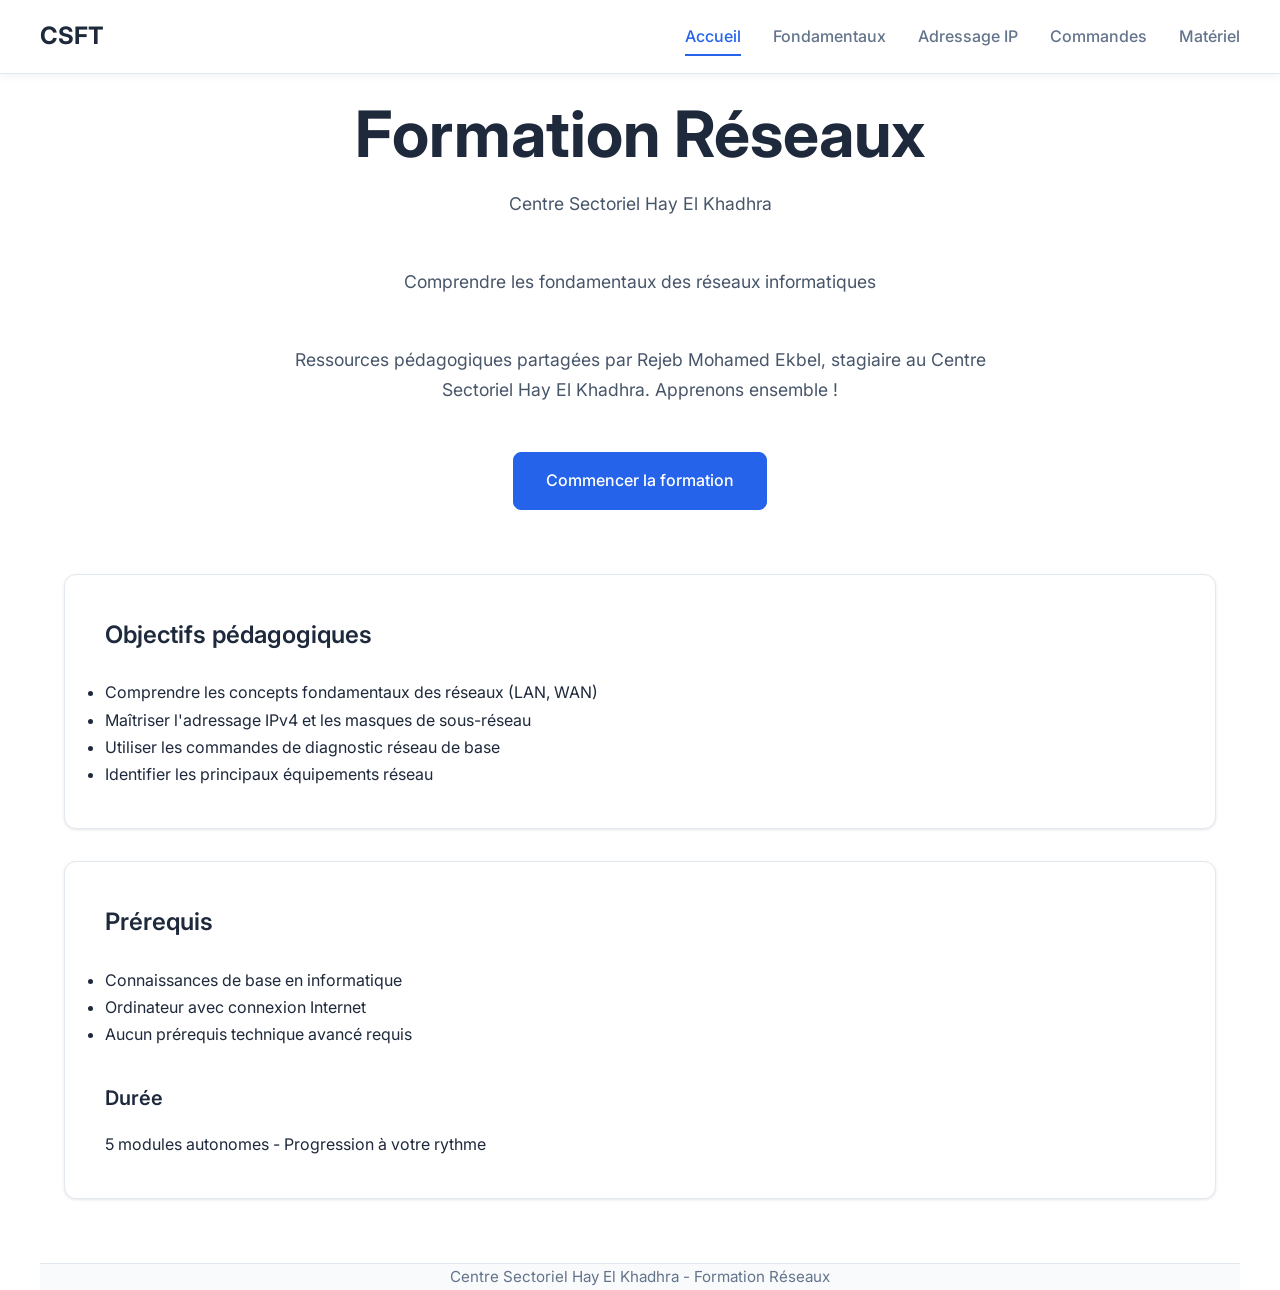
<file: index.html>
<!DOCTYPE html>
<html lang="fr">
<head>
    <meta charset="UTF-8">
    <meta name="viewport" content="width=device-width, initial-scale=1.0">
    <title>Formation Réseaux - Centre Sectoriel Hay El Khadhra</title>
    <link rel="stylesheet" href="pro-style.css">
</head>
<body>
    <header>
        <nav class="container nav-container">
            <a href="index.html" class="logo">CSFT</a>
            <ul class="nav-links" id="navLinks">
                <li><a href="index.html" class="active">Accueil</a></li>
                <li><a href="fondamentaux.html">Fondamentaux</a></li>
                <li><a href="adressage.html">Adressage IP</a></li>
                <li><a href="commandes.html">Commandes</a></li>
                <li><a href="materiel.html">Matériel</a></li>
            </ul>
            <div class="hamburger" id="hamburger">
                <span></span>
                <span></span>
                <span></span>
            </div>
        </nav>
    </header>

    <main class="container">
        <section class="hero">
            <h1>Formation Réseaux</h1>
            <p class="hero-subtitle">Centre Sectoriel Hay El Khadhra</p>
            <p class="hero-subtitle">Comprendre les fondamentaux des réseaux informatiques</p>
            
<p>Ressources pédagogiques partagées par Rejeb Mohamed Ekbel, stagiaire au Centre Sectoriel Hay El Khadhra. Apprenons ensemble !</p>
            
            <a href="fondamentaux.html" class="btn">Commencer la formation</a>
        </section>

        <div class="section-grid">
            <div class="card">
                <h2>Objectifs pédagogiques</h2>
                <ul>
                    <li>Comprendre les concepts fondamentaux des réseaux (LAN, WAN)</li>
                    <li>Maîtriser l'adressage IPv4 et les masques de sous-réseau</li>
                    <li>Utiliser les commandes de diagnostic réseau de base</li>
                    <li>Identifier les principaux équipements réseau</li>
                </ul>
            </div>

            <div class="card">
                <h2>Prérequis</h2>
                <ul>
                    <li>Connaissances de base en informatique</li>
                    <li>Ordinateur avec connexion Internet</li>
                    <li>Aucun prérequis technique avancé requis</li>
                </ul>
                
                <h3>Durée</h3>
                <p>5 modules autonomes - Progression à votre rythme</p>
            </div>
        </div>
    </main>

    <footer class="container">
        <p>Centre Sectoriel Hay El Khadhra - Formation Réseaux</p>
    </footer>

    <script>
        const hamburger = document.getElementById('hamburger');
        const navLinks = document.getElementById('navLinks');

        hamburger.addEventListener('click', () => {
            navLinks.classList.toggle('active');
        });

        document.querySelectorAll('.nav-links a').forEach(link => {
            link.addEventListener('click', () => {
                navLinks.classList.remove('active');
                document.querySelector('.nav-links a.active')?.classList.remove('active');
                link.classList.add('active');
            });
        });
    </script>
</body>
</html>
</file>
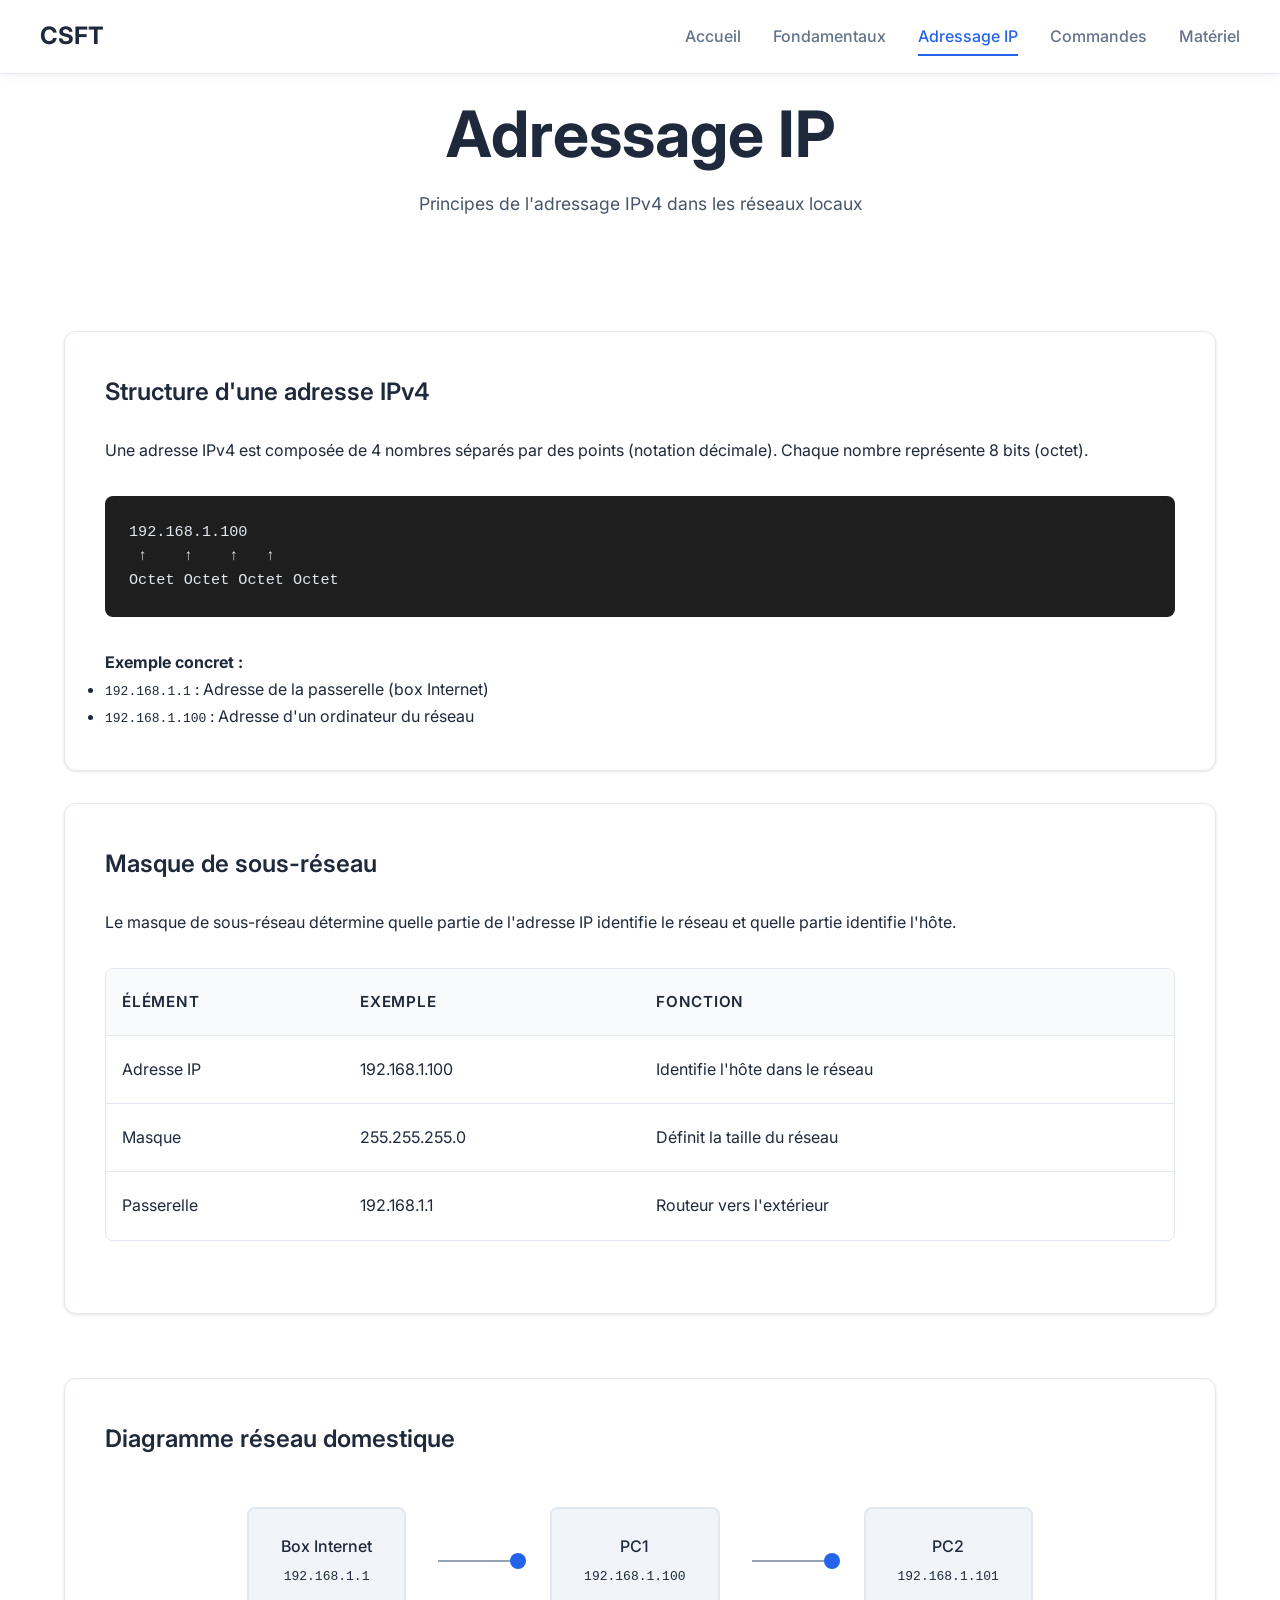
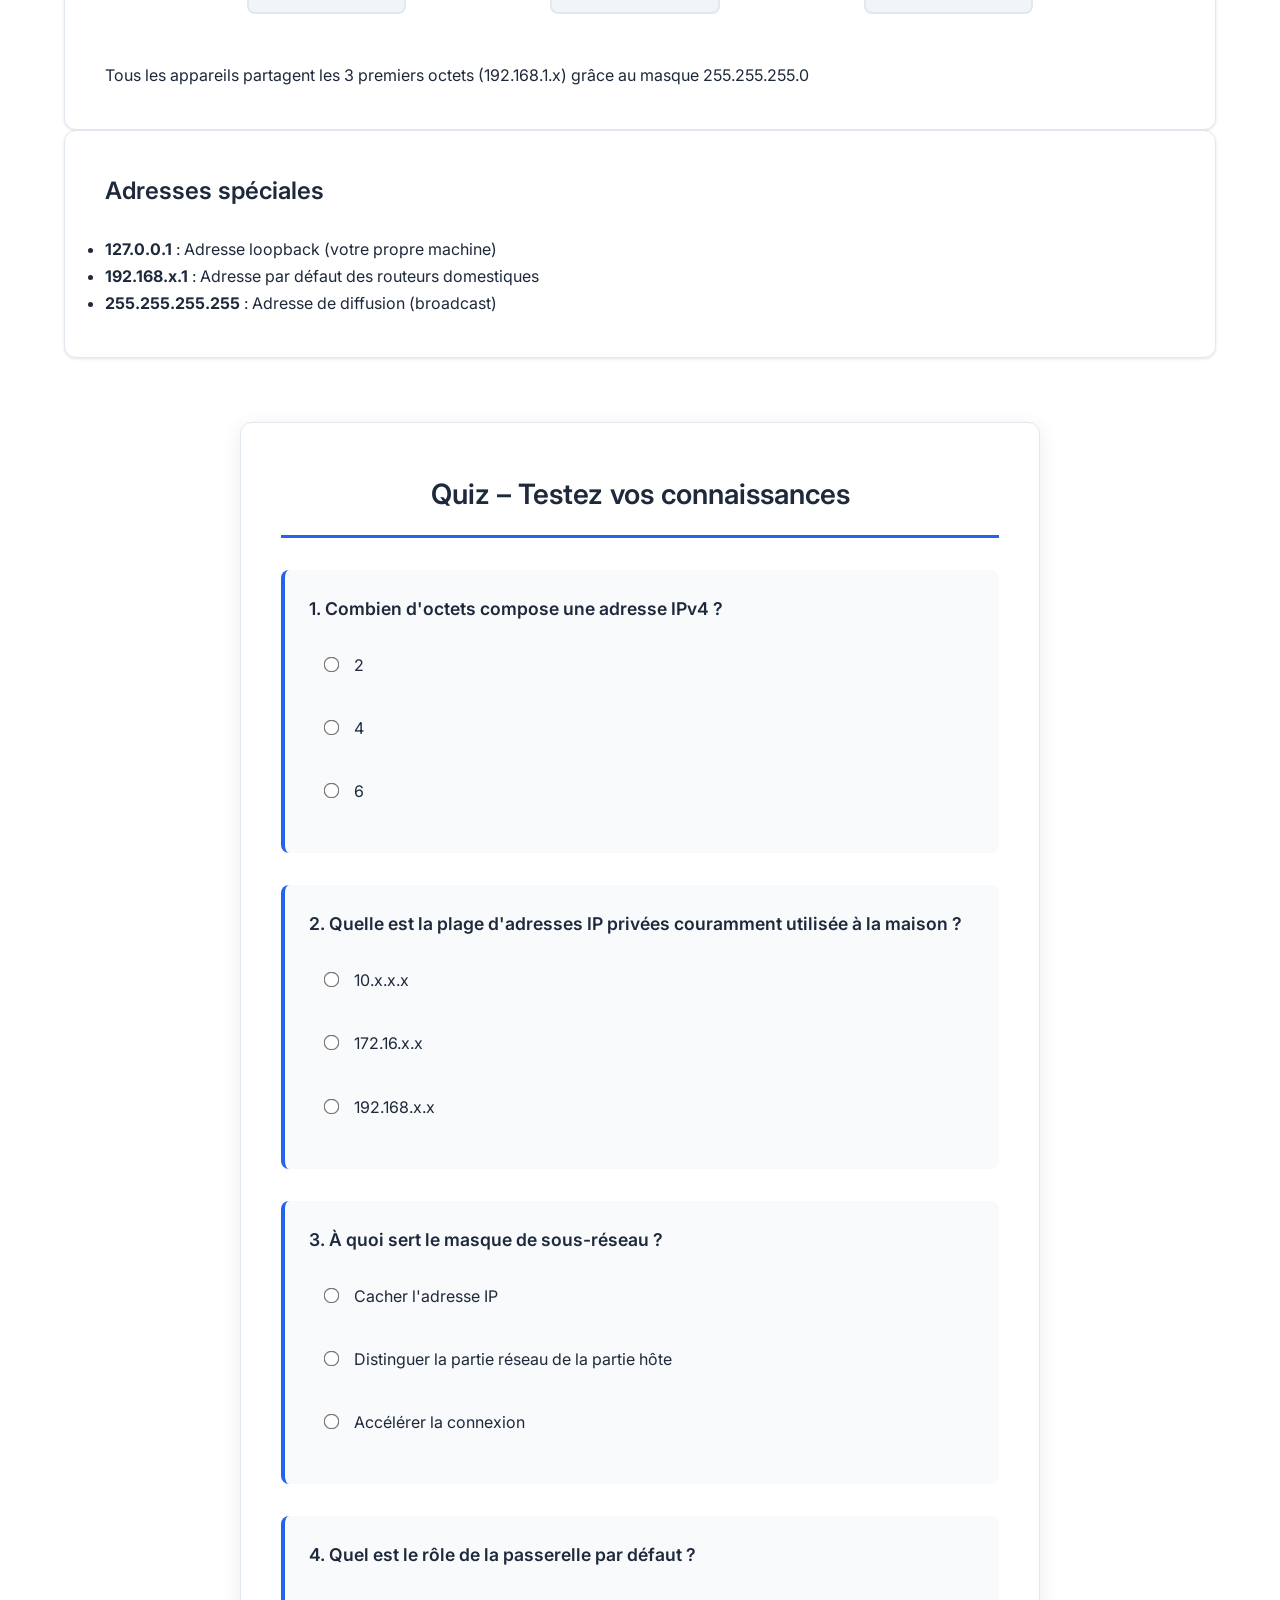
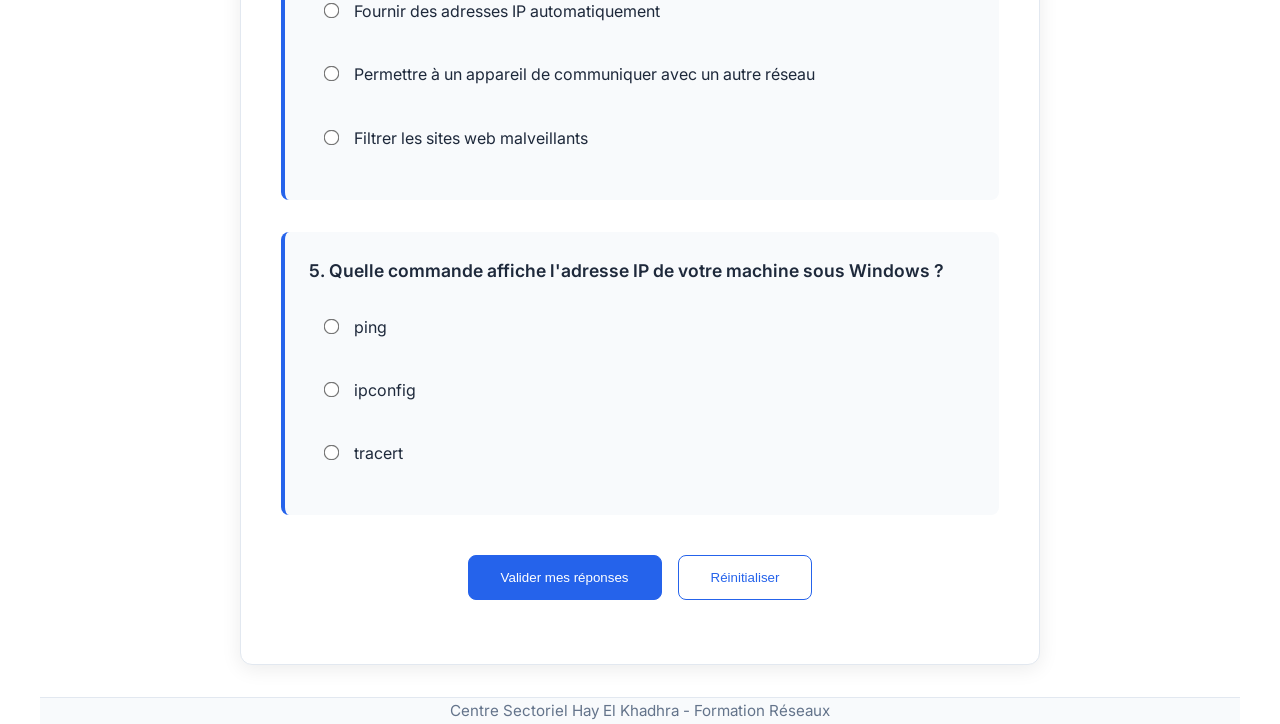
<file: adressage.html>
<!DOCTYPE html>
<html lang="fr">
<head>
    <meta charset="UTF-8">
    <meta name="viewport" content="width=device-width, initial-scale=1.0">
    <title>Adressage IP - Centre Hay El Khadhra</title>
    <link rel="stylesheet" href="pro-style.css">
</head>
<body>
    <header>
        <nav class="container nav-container">
            <a href="index.html" class="logo">CSFT</a>
            <ul class="nav-links" id="navLinks">
                <li><a href="index.html">Accueil</a></li>
                <li><a href="fondamentaux.html">Fondamentaux</a></li>
                <li><a href="adressage.html" class="active">Adressage IP</a></li>
                <li><a href="commandes.html">Commandes</a></li>
                <li><a href="materiel.html">Matériel</a></li>
            </ul>
            <div class="hamburger" id="hamburger">
                <span></span>
                <span></span>
                <span></span>
            </div>
        </nav>
    </header>

    <main class="container">
        <section class="hero">
            <h1>Adressage IP</h1>
            <p>Principes de l'adressage IPv4 dans les réseaux locaux</p>
        </section>

        <div class="section-grid">
            <div class="card">
                <h2>Structure d'une adresse IPv4</h2>
                <p>Une adresse IPv4 est composée de 4 nombres séparés par des points (notation décimale). Chaque nombre représente 8 bits (octet).</p>
                
                <pre class="code-block">192.168.1.100
 ↑    ↑    ↑   ↑
Octet Octet Octet Octet</pre>

                <p><strong>Exemple concret :</strong></p>
                <ul>
                    <li><code>192.168.1.1</code> : Adresse de la passerelle (box Internet)</li>
                    <li><code>192.168.1.100</code> : Adresse d'un ordinateur du réseau</li>
                </ul>
            </div>

            <div class="card">
                <h2>Masque de sous-réseau</h2>
                <p>Le masque de sous-réseau détermine quelle partie de l'adresse IP identifie le réseau et quelle partie identifie l'hôte.</p>
                
                <div class="table-container">
                    <table>
                        <thead>
                            <tr>
                                <th>Élément</th>
                                <th>Exemple</th>
                                <th>Fonction</th>
                            </tr>
                        </thead>
                        <tbody>
                            <tr>
                                <td>Adresse IP</td>
                                <td>192.168.1.100</td>
                                <td>Identifie l'hôte dans le réseau</td>
                            </tr>
                            <tr>
                                <td>Masque</td>
                                <td>255.255.255.0</td>
                                <td>Définit la taille du réseau</td>
                            </tr>
                            <tr>
                                <td>Passerelle</td>
                                <td>192.168.1.1</td>
                                <td>Routeur vers l'extérieur</td>
                            </tr>
                        </tbody>
                    </table>
                </div>
            </div>
        </div>

        <div class="card">
            <h2>Diagramme réseau domestique</h2>
            <div class="diagram">
                <div class="device">Box Internet<br><code>192.168.1.1</code></div>
                <div class="connection"></div>
                <div class="device">PC1<br><code>192.168.1.100</code></div>
                <div class="connection"></div>
                <div class="device">PC2<br><code>192.168.1.101</code></div>
            </div>
            <p>Tous les appareils partagent les 3 premiers octets (192.168.1.x) grâce au masque 255.255.255.0</p>
        </div>

        <div class="section-grid">
            <div class="card">
                <h2>Adresses spéciales</h2>
                <ul>
                    <li><strong>127.0.0.1</strong> : Adresse loopback (votre propre machine)</li>
                    <li><strong>192.168.x.1</strong> : Adresse par défaut des routeurs domestiques</li>
                    <li><strong>255.255.255.255</strong> : Adresse de diffusion (broadcast)</li>
                </ul>
            </div>
        </div>

        <div class="quiz-section">
            <h2>Quiz – Testez vos connaissances</h2>
            <form id="quizForm">
                <div class="quiz-question">
                    <p>1. Combien d'octets compose une adresse IPv4 ?</p>
                    <label><input type="radio" name="q1" value="a"> 2</label>
                    <label><input type="radio" name="q1" value="b"> 4</label>
                    <label><input type="radio" name="q1" value="c"> 6</label>
                </div>
                <div class="quiz-question">
                    <p>2. Quelle est la plage d'adresses IP privées couramment utilisée à la maison ?</p>
                    <label><input type="radio" name="q2" value="a"> 10.x.x.x</label>
                    <label><input type="radio" name="q2" value="b"> 172.16.x.x</label>
                    <label><input type="radio" name="q2" value="c"> 192.168.x.x</label>
                </div>
                <div class="quiz-question">
                    <p>3. À quoi sert le masque de sous-réseau ?</p>
                    <label><input type="radio" name="q3" value="a"> Cacher l'adresse IP</label>
                    <label><input type="radio" name="q3" value="b"> Distinguer la partie réseau de la partie hôte</label>
                    <label><input type="radio" name="q3" value="c"> Accélérer la connexion</label>
                </div>
                <div class="quiz-question">
                    <p>4. Quel est le rôle de la passerelle par défaut ?</p>
                    <label><input type="radio" name="q4" value="a"> Fournir des adresses IP automatiquement</label>
                    <label><input type="radio" name="q4" value="b"> Permettre à un appareil de communiquer avec un autre réseau</label>
                    <label><input type="radio" name="q4" value="c"> Filtrer les sites web malveillants</label>
                </div>
                <div class="quiz-question">
                    <p>5. Quelle commande affiche l'adresse IP de votre machine sous Windows ?</p>
                    <label><input type="radio" name="q5" value="a"> ping</label>
                    <label><input type="radio" name="q5" value="b"> ipconfig</label>
                    <label><input type="radio" name="q5" value="c"> tracert</label>
                </div>
            </form>
            <div class="quiz-actions">
                <button type="button" id="submitQuiz" class="btn">Valider mes réponses</button>
                <button type="button" id="resetQuiz" class="btn btn-secondary">Réinitialiser</button>
            </div>
            <div id="quizResult" class="quiz-result" style="display: none;"></div>
        </div>
    </main>

    <footer class="container">
        <p>Centre Sectoriel Hay El Khadhra - Formation Réseaux</p>
    </footer>

    <script>
        const hamburger = document.getElementById('hamburger');
        const navLinks = document.getElementById('navLinks');

        hamburger.addEventListener('click', () => {
            navLinks.classList.toggle('active');
        });

        document.querySelectorAll('.nav-links a').forEach(link => {
            link.addEventListener('click', () => {
                navLinks.classList.remove('active');
                document.querySelector('.nav-links a.active')?.classList.remove('active');
                link.classList.add('active');
            });
        });
    </script>

    <script>
        // Quiz functionality - Adressage IP
        document.addEventListener('DOMContentLoaded', function() {
            const correctAnswers = ['b', 'c', 'b', 'b', 'b'];
            const submitBtn = document.getElementById('submitQuiz');
            const resetBtn = document.getElementById('resetQuiz');
            const resultDiv = document.getElementById('quizResult');
            const form = document.getElementById('quizForm');

            if (submitBtn) {
                submitBtn.addEventListener('click', function() {
                    let score = 0;
                    const formData = new FormData(form);
                    for (let i = 1; i <= 5; i++) {
                        if (formData.get(`q${i}`) === correctAnswers[i-1]) score++;
                    }
                    const feedback = score === 5 ? 'Parfait ! 🎉' : 
                                   score >= 4 ? 'Excellent ! 👍' : 
                                   score >= 3 ? 'Bien joué ! 👏' : 'Continuez vos révisions 📚';
                    resultDiv.innerHTML = `<h3>Vous avez obtenu ${score}/5</h3><p>${feedback}</p>`;
                    resultDiv.style.display = 'block';
                    resultDiv.scrollIntoView({ behavior: 'smooth' });
                });
            }

            if (resetBtn) {
                resetBtn.addEventListener('click', function() {
                    form.reset();
                    resultDiv.style.display = 'none';
                });
            }
        });
    </script>
</body>
</html>
</file>
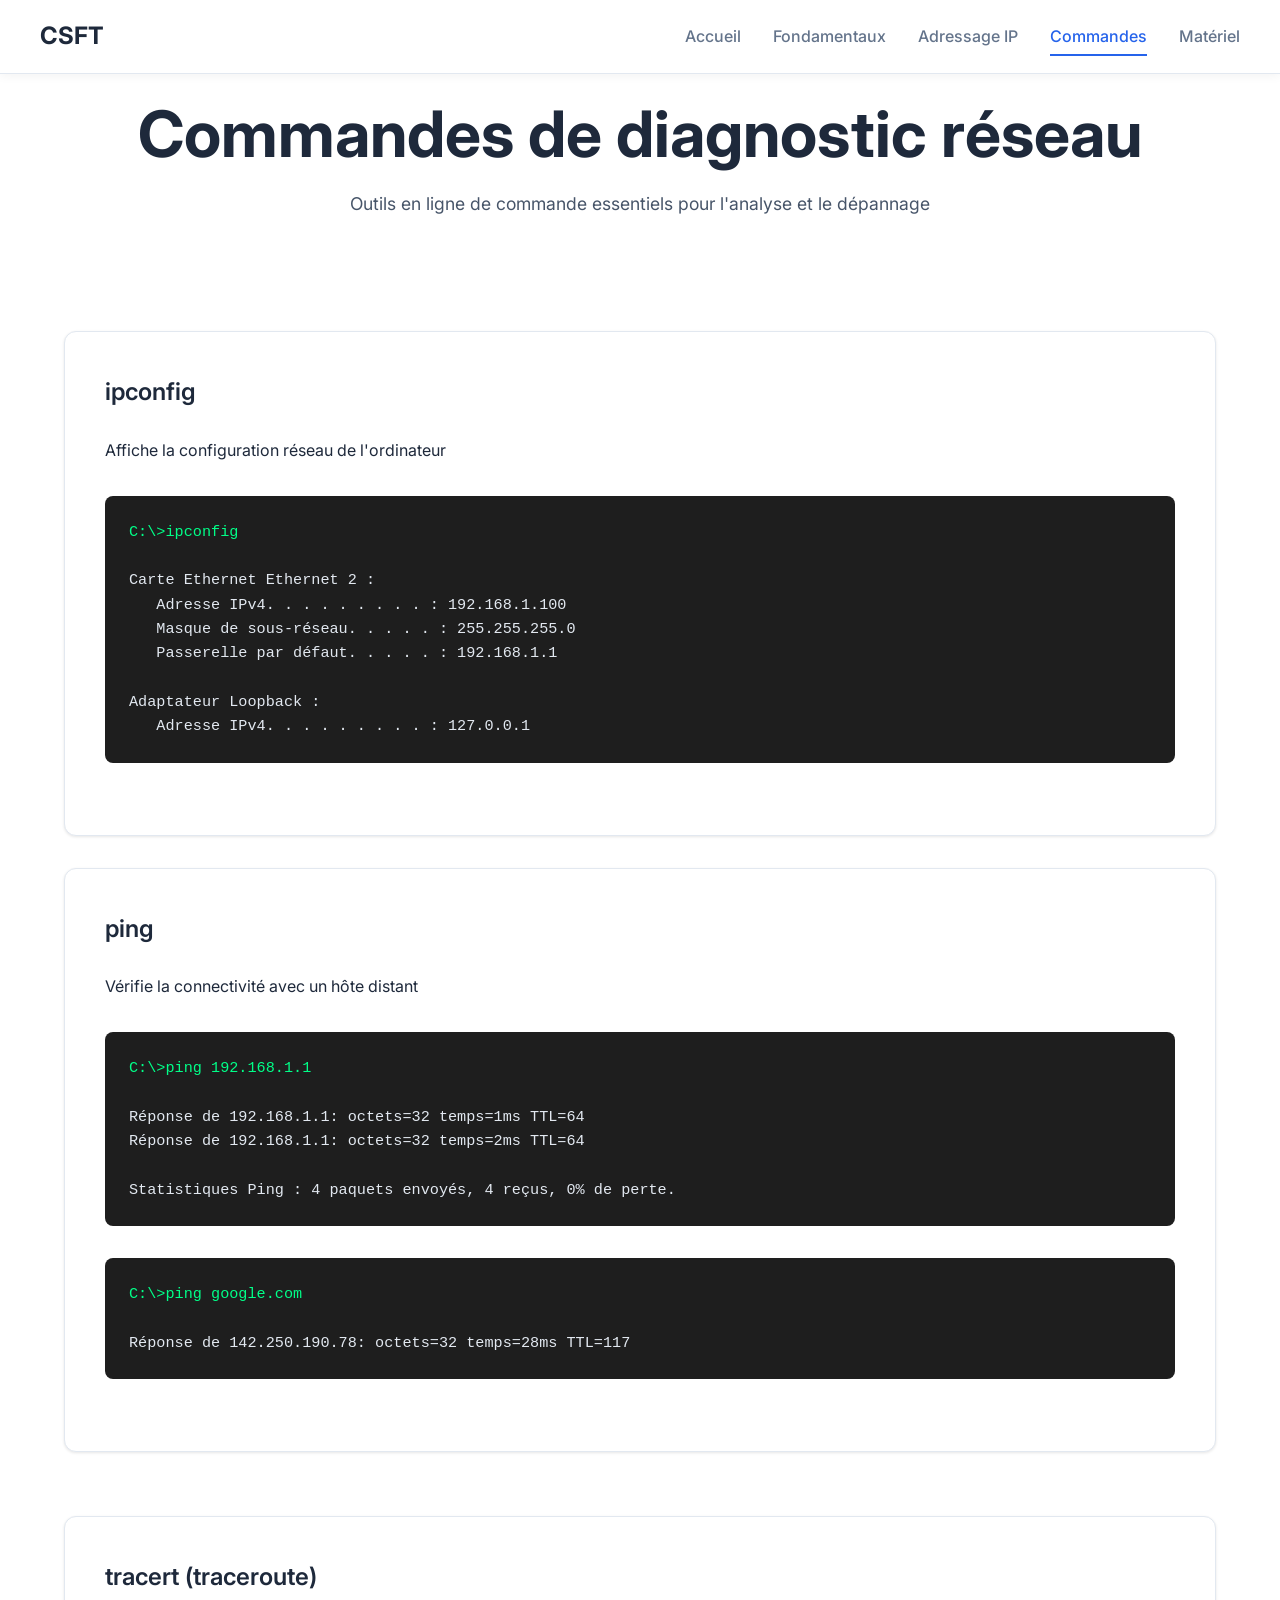
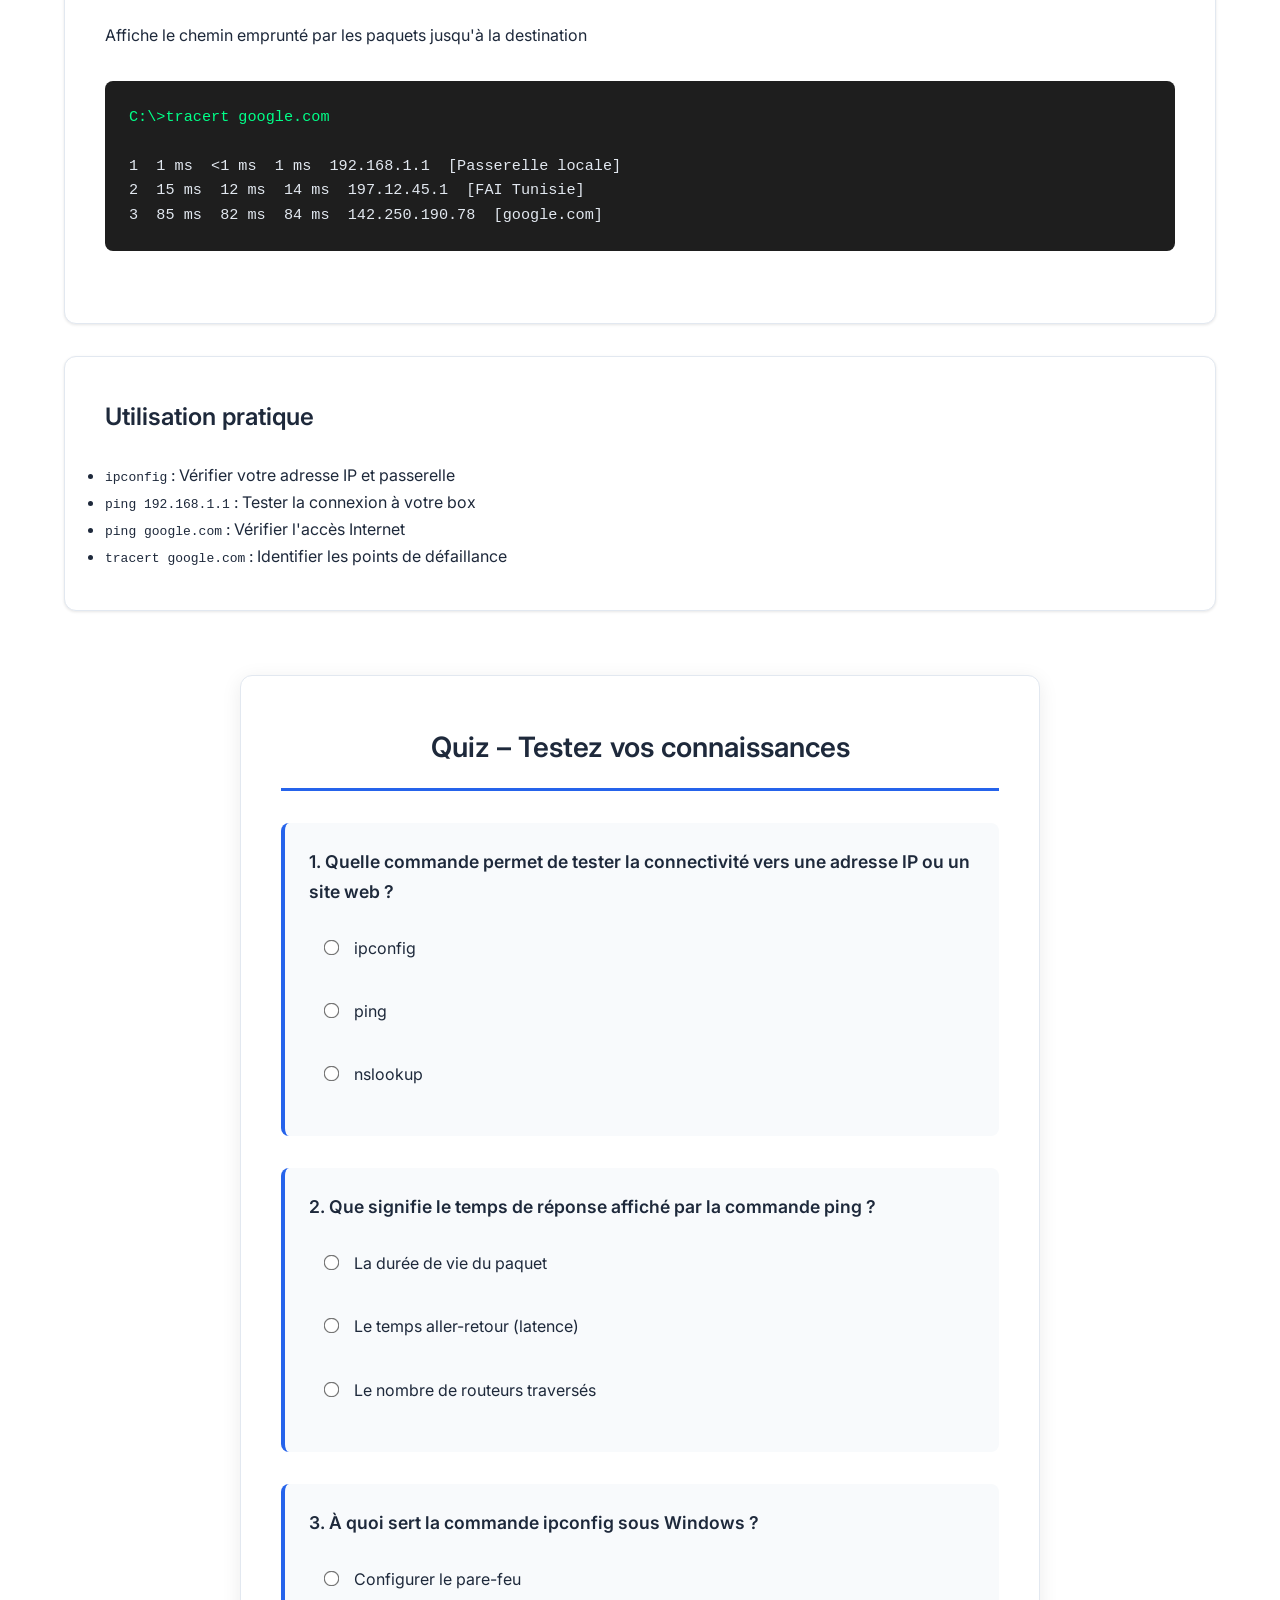
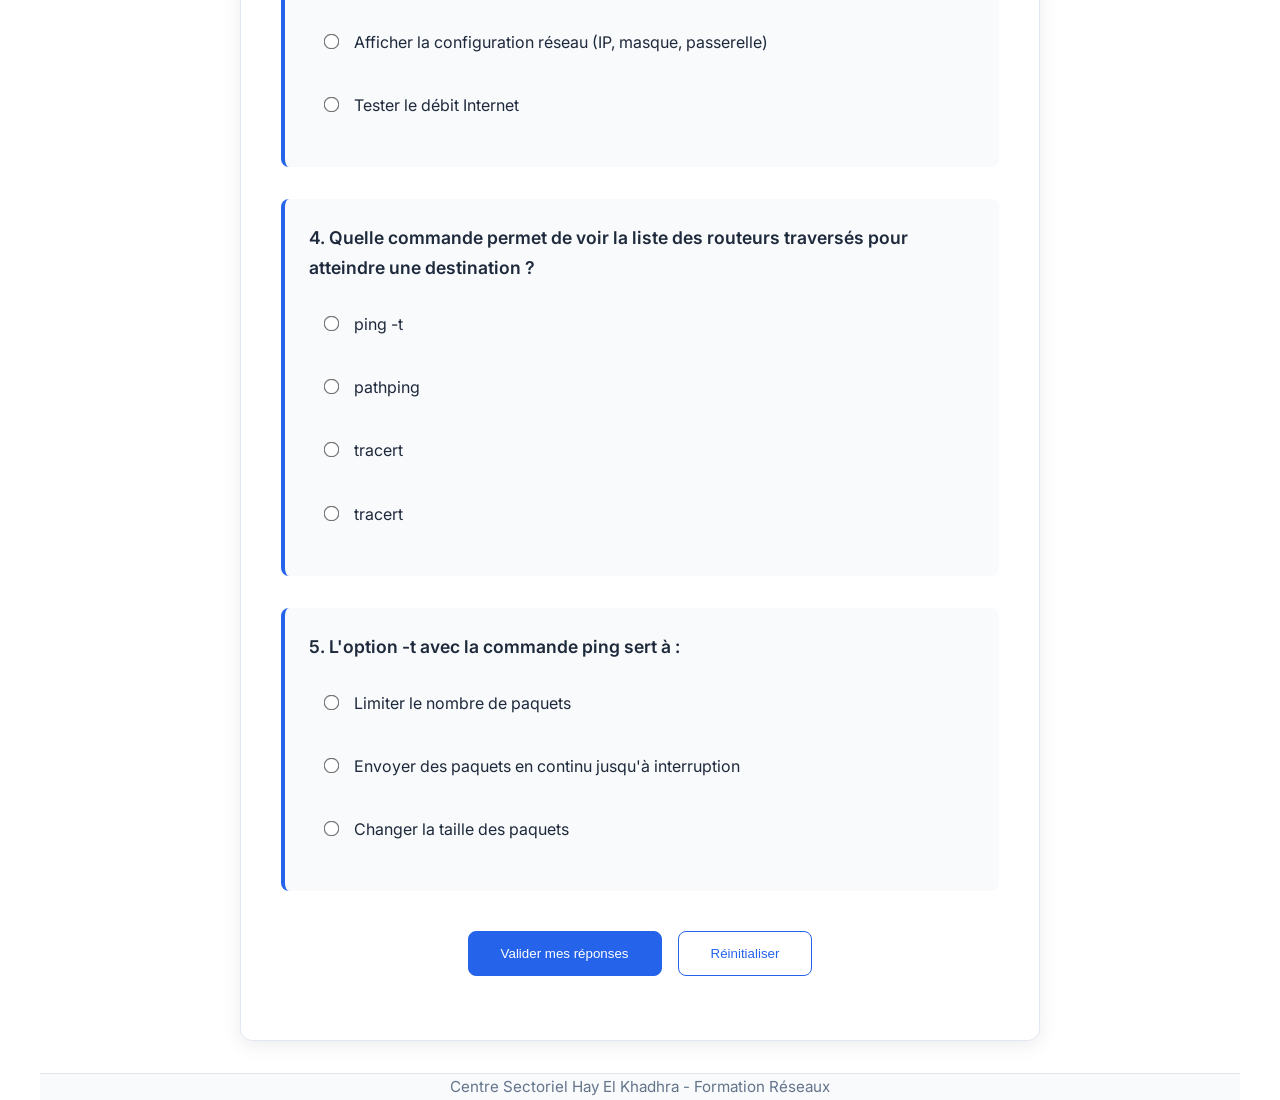
<file: commandes.html>
<!DOCTYPE html>
<html lang="fr">
<head>
    <meta charset="UTF-8">
    <meta name="viewport" content="width=device-width, initial-scale=1.0">
    <title>Commandes Réseau - Centre Hay El Khadhra</title>
    <link rel="stylesheet" href="pro-style.css">
</head>
<body>
    <header>
        <nav class="container nav-container">
            <a href="index.html" class="logo">CSFT</a>
            <ul class="nav-links" id="navLinks">
                <li><a href="index.html">Accueil</a></li>
                <li><a href="fondamentaux.html">Fondamentaux</a></li>
                <li><a href="adressage.html">Adressage IP</a></li>
                <li><a href="commandes.html" class="active">Commandes</a></li>
                <li><a href="materiel.html">Matériel</a></li>
            </ul>
            <div class="hamburger" id="hamburger">
                <span></span>
                <span></span>
                <span></span>
            </div>
        </nav>
    </header>

    <main class="container">
        <section class="hero">
            <h1>Commandes de diagnostic réseau</h1>
            <p>Outils en ligne de commande essentiels pour l'analyse et le dépannage</p>
        </section>

        <div class="section-grid">
            <div class="card">
                <h2>ipconfig</h2>
                <p>Affiche la configuration réseau de l'ordinateur</p>
                
                <pre class="code-block"><span class="prompt">C:\>ipconfig</span>

Carte Ethernet Ethernet 2 :
   Adresse IPv4. . . . . . . . . : 192.168.1.100
   Masque de sous-réseau. . . . . : 255.255.255.0
   Passerelle par défaut. . . . . : 192.168.1.1

Adaptateur Loopback :
   Adresse IPv4. . . . . . . . . : 127.0.0.1</pre>
            </div>

            <div class="card">
                <h2>ping</h2>
                <p>Vérifie la connectivité avec un hôte distant</p>
                
                <pre class="code-block"><span class="prompt">C:\>ping 192.168.1.1</span>

Réponse de 192.168.1.1: octets=32 temps=1ms TTL=64
Réponse de 192.168.1.1: octets=32 temps=2ms TTL=64

Statistiques Ping : 4 paquets envoyés, 4 reçus, 0% de perte.</pre>

                <pre class="code-block"><span class="prompt">C:\>ping google.com</span>

Réponse de 142.250.190.78: octets=32 temps=28ms TTL=117</pre>
            </div>
        </div>

        <div class="section-grid">
            <div class="card">
                <h2>tracert (traceroute)</h2>
                <p>Affiche le chemin emprunté par les paquets jusqu'à la destination</p>
                
                <pre class="code-block"><span class="prompt">C:\>tracert google.com</span>

1  1 ms  <1 ms  1 ms  192.168.1.1  [Passerelle locale]
2  15 ms  12 ms  14 ms  197.12.45.1  [FAI Tunisie]
3  85 ms  82 ms  84 ms  142.250.190.78  [google.com]</pre>
            </div>

            <div class="card">
                <h2>Utilisation pratique</h2>
                <ul>
                    <li><code>ipconfig</code> : Vérifier votre adresse IP et passerelle</li>
                    <li><code>ping 192.168.1.1</code> : Tester la connexion à votre box</li>
                    <li><code>ping google.com</code> : Vérifier l'accès Internet</li>
                    <li><code>tracert google.com</code> : Identifier les points de défaillance</li>
                </ul>
            </div>
        </div>

        <div class="quiz-section">
            <h2>Quiz – Testez vos connaissances</h2>
            <form id="quizForm">
                <div class="quiz-question">
                    <p>1. Quelle commande permet de tester la connectivité vers une adresse IP ou un site web ?</p>
                    <label><input type="radio" name="q1" value="a"> ipconfig</label>
                    <label><input type="radio" name="q1" value="b"> ping</label>
                    <label><input type="radio" name="q1" value="c"> nslookup</label>
                </div>
                <div class="quiz-question">
                    <p>2. Que signifie le temps de réponse affiché par la commande ping ?</p>
                    <label><input type="radio" name="q2" value="a"> La durée de vie du paquet</label>
                    <label><input type="radio" name="q2" value="b"> Le temps aller-retour (latence)</label>
                    <label><input type="radio" name="q2" value="c"> Le nombre de routeurs traversés</label>
                </div>
                <div class="quiz-question">
                    <p>3. À quoi sert la commande ipconfig sous Windows ?</p>
                    <label><input type="radio" name="q3" value="a"> Configurer le pare-feu</label>
                    <label><input type="radio" name="q3" value="b"> Afficher la configuration réseau (IP, masque, passerelle)</label>
                    <label><input type="radio" name="q3" value="c"> Tester le débit Internet</label>
                </div>
                <div class="quiz-question">
                    <p>4. Quelle commande permet de voir la liste des routeurs traversés pour atteindre une destination ?</p>
                    <label><input type="radio" name="q4" value="a"> ping -t</label>
                    <label><input type="radio" name="q4" value="b"> pathping</label>
                    <label><input type="radio" name="q4" value="c"> tracert</label>
                    <label><input type="radio" name="q4" value="d"> tracert</label>
                </div>
                <div class="quiz-question">
                    <p>5. L'option -t avec la commande ping sert à :</p>
                    <label><input type="radio" name="q5" value="a"> Limiter le nombre de paquets</label>
                    <label><input type="radio" name="q5" value="b"> Envoyer des paquets en continu jusqu'à interruption</label>
                    <label><input type="radio" name="q5" value="c"> Changer la taille des paquets</label>
                </div>
            </form>
            <div class="quiz-actions">
                <button type="button" id="submitQuiz" class="btn">Valider mes réponses</button>
                <button type="button" id="resetQuiz" class="btn btn-secondary">Réinitialiser</button>
            </div>
            <div id="quizResult" class="quiz-result" style="display: none;"></div>
        </div>
    </main>

    <footer class="container">
        <p>Centre Sectoriel Hay El Khadhra - Formation Réseaux</p>
    </footer>

    <script>
        const hamburger = document.getElementById('hamburger');
        const navLinks = document.getElementById('navLinks');

        hamburger.addEventListener('click', () => {
            navLinks.classList.toggle('active');
        });

        document.querySelectorAll('.nav-links a').forEach(link => {
            link.addEventListener('click', () => {
                navLinks.classList.remove('active');
                document.querySelector('.nav-links a.active')?.classList.remove('active');
                link.classList.add('active');
            });
        });
    </script>

    <script>
        // Quiz functionality - Commandes
        document.addEventListener('DOMContentLoaded', function() {
            const correctAnswers = ['b', 'b', 'b', 'c', 'b'];
            const submitBtn = document.getElementById('submitQuiz');
            const resetBtn = document.getElementById('resetQuiz');
            const resultDiv = document.getElementById('quizResult');
            const form = document.getElementById('quizForm');

            if (submitBtn) {
                submitBtn.addEventListener('click', function() {
                    let score = 0;
                    const formData = new FormData(form);
                    for (let i = 1; i <= 5; i++) {
                        if (formData.get(`q${i}`) === correctAnswers[i-1]) score++;
                    }
                    const feedback = score === 5 ? 'Parfait ! 🎉' : 
                                   score >= 4 ? 'Excellent ! 👍' : 
                                   score >= 3 ? 'Bien joué ! 👏' : 'Continuez vos révisions 📚';
                    resultDiv.innerHTML = `<h3>Vous avez obtenu ${score}/5</h3><p>${feedback}</p>`;
                    resultDiv.style.display = 'block';
                    resultDiv.scrollIntoView({ behavior: 'smooth' });
                });
            }

            if (resetBtn) {
                resetBtn.addEventListener('click', function() {
                    form.reset();
                    resultDiv.style.display = 'none';
                });
            }
        });
    </script>
</body>
</html>
</file>
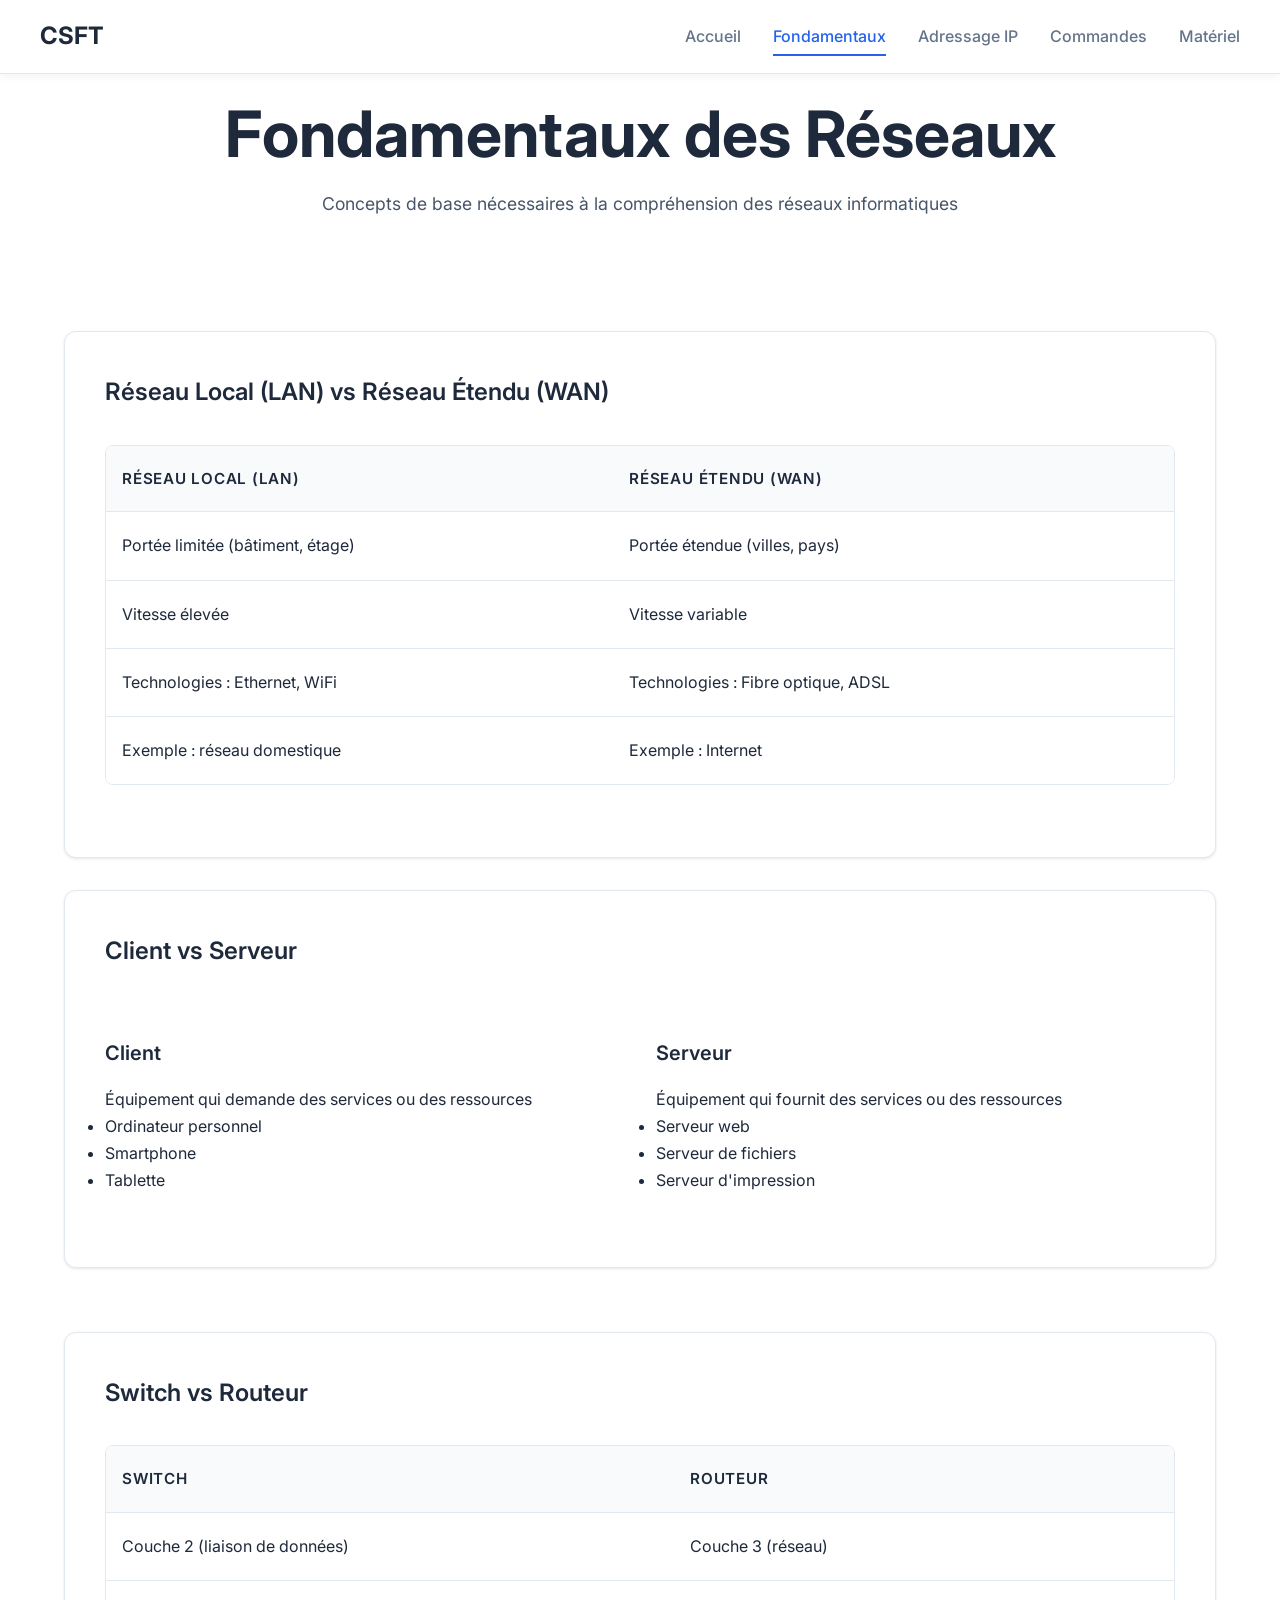
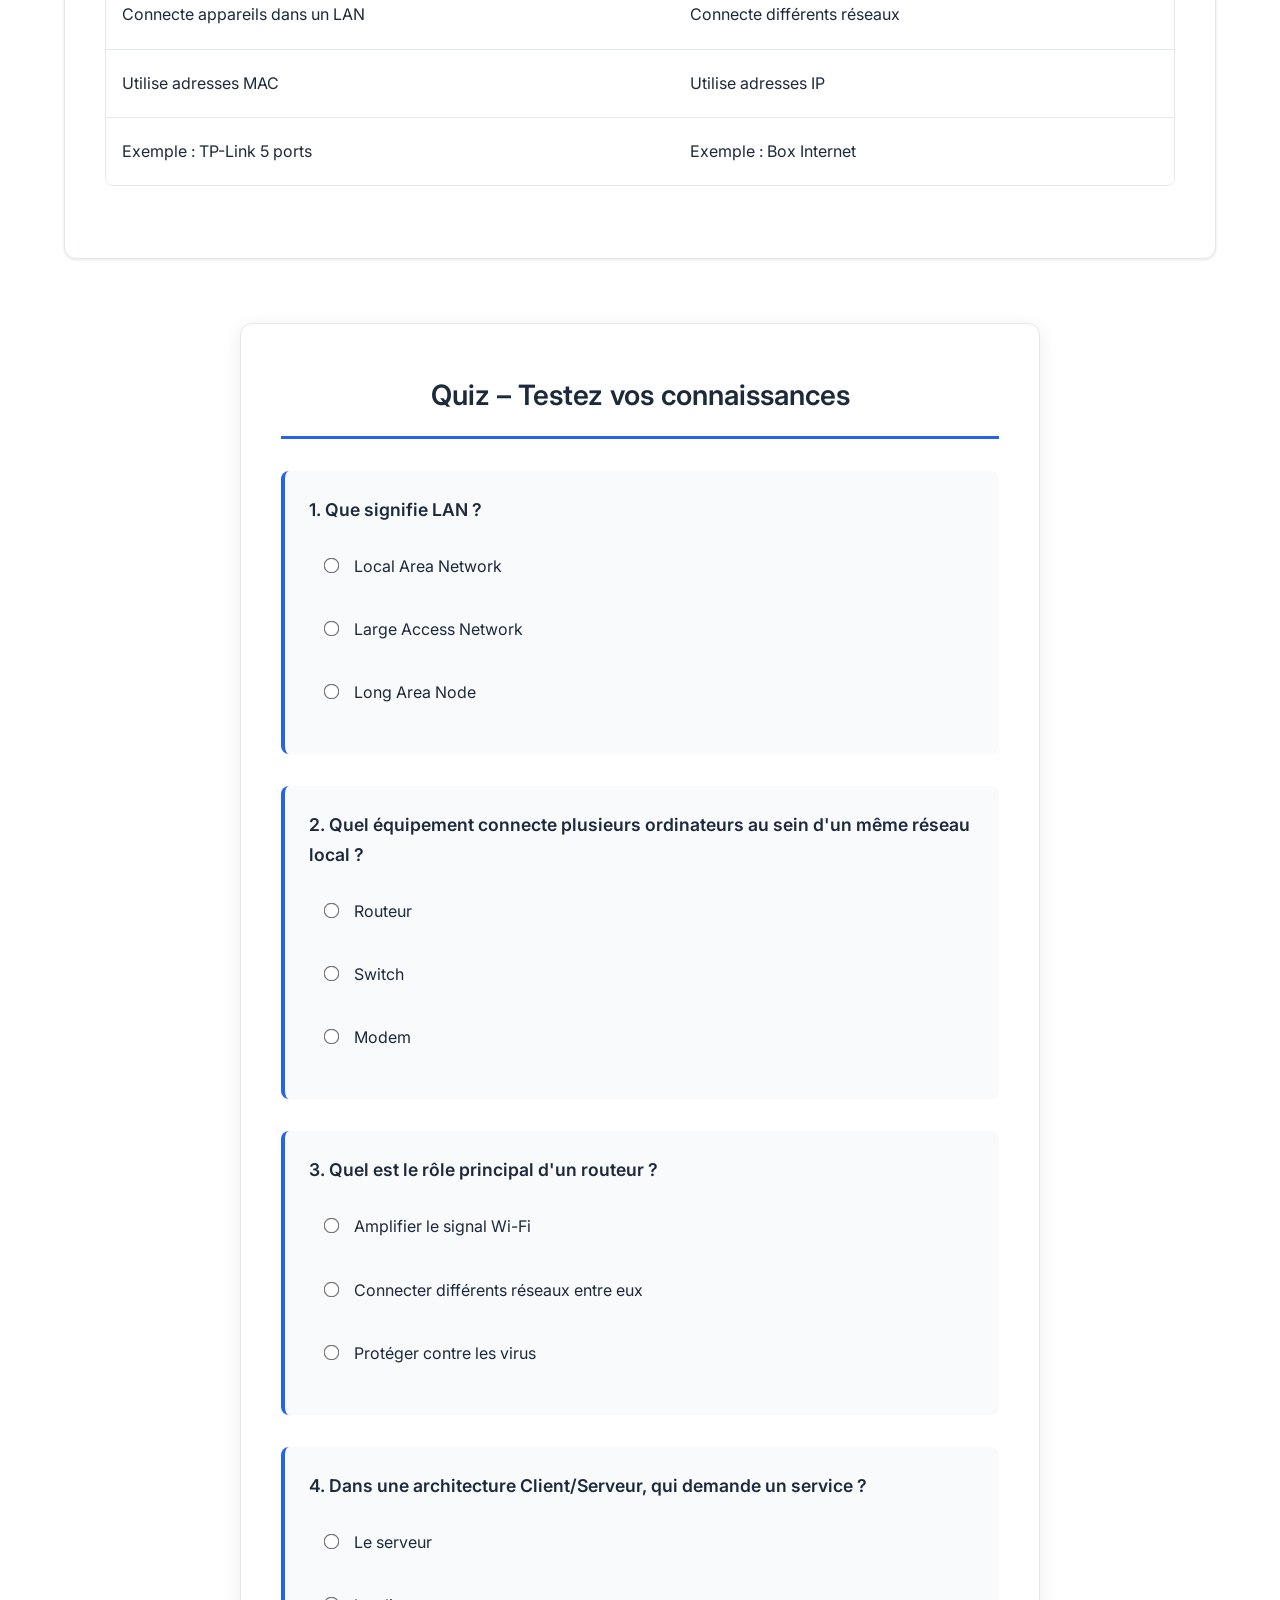
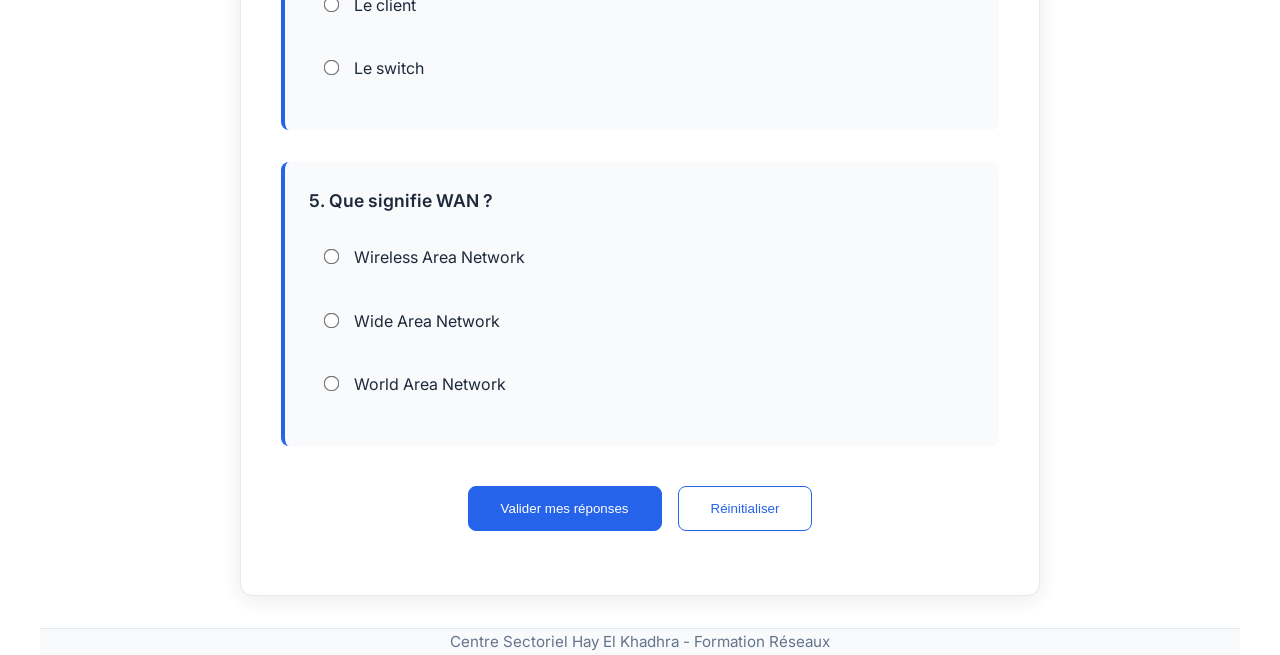
<file: fondamentaux.html>
<!DOCTYPE html>
<html lang="fr">
<head>
    <meta charset="UTF-8">
    <meta name="viewport" content="width=device-width, initial-scale=1.0">
    <title>Fondamentaux des Réseaux - Centre Hay El Khadhra</title>
    <link rel="stylesheet" href="pro-style.css">
</head>
<body>
    <header>
        <nav class="container nav-container">
            <a href="index.html" class="logo">CSFT</a>
            <ul class="nav-links" id="navLinks">
                <li><a href="index.html">Accueil</a></li>
                <li><a href="fondamentaux.html" class="active">Fondamentaux</a></li>
                <li><a href="adressage.html">Adressage IP</a></li>
                <li><a href="commandes.html">Commandes</a></li>
                <li><a href="materiel.html">Matériel</a></li>
            </ul>
            <div class="hamburger" id="hamburger">
                <span></span>
                <span></span>
                <span></span>
            </div>
        </nav>
    </header>

    <main class="container">
        <section class="hero">
            <h1>Fondamentaux des Réseaux</h1>
            <p>Concepts de base nécessaires à la compréhension des réseaux informatiques</p>
        </section>

        <div class="section-grid">
            <div class="card">
                <h2>Réseau Local (LAN) vs Réseau Étendu (WAN)</h2>
                
                <div class="table-container">
                    <table>
                        <thead>
                            <tr>
                                <th>Réseau Local (LAN)</th>
                                <th>Réseau Étendu (WAN)</th>
                            </tr>
                        </thead>
                        <tbody>
                            <tr>
                                <td>Portée limitée (bâtiment, étage)</td>
                                <td>Portée étendue (villes, pays)</td>
                            </tr>
                            <tr>
                                <td>Vitesse élevée</td>
                                <td>Vitesse variable</td>
                            </tr>
                            <tr>
                                <td>Technologies : Ethernet, WiFi</td>
                                <td>Technologies : Fibre optique, ADSL</td>
                            </tr>
                            <tr>
                                <td>Exemple : réseau domestique</td>
                                <td>Exemple : Internet</td>
                            </tr>
                        </tbody>
                    </table>
                </div>
            </div>

            <div class="card">
                <h2>Client vs Serveur</h2>
                
                <div class="definition-card">
                    <div>
                        <h3>Client</h3>
                        <p>Équipement qui demande des services ou des ressources</p>
                        <ul>
                            <li>Ordinateur personnel</li>
                            <li>Smartphone</li>
                            <li>Tablette</li>
                        </ul>
                    </div>
                    <div>
                        <h3>Serveur</h3>
                        <p>Équipement qui fournit des services ou des ressources</p>
                        <ul>
                            <li>Serveur web</li>
                            <li>Serveur de fichiers</li>
                            <li>Serveur d'impression</li>
                        </ul>
                    </div>
                </div>
            </div>
        </div>

        <div class="section-grid">
            <div class="card">
                <h2>Switch vs Routeur</h2>
                
                <div class="table-container">
                    <table>
                        <thead>
                            <tr>
                                <th>Switch</th>
                                <th>Routeur</th>
                            </tr>
                        </thead>
                        <tbody>
                            <tr>
                                <td>Couche 2 (liaison de données)</td>
                                <td>Couche 3 (réseau)</td>
                            </tr>
                            <tr>
                                <td>Connecte appareils dans un LAN</td>
                                <td>Connecte différents réseaux</td>
                            </tr>
                            <tr>
                                <td>Utilise adresses MAC</td>
                                <td>Utilise adresses IP</td>
                            </tr>
                            <tr>
                                <td>Exemple : TP-Link 5 ports</td>
                                <td>Exemple : Box Internet</td>
                            </tr>
                        </tbody>
                    </table>
                </div>
            </div>
        </div>

        <div class="quiz-section">
            <h2>Quiz – Testez vos connaissances</h2>
            <form id="quizForm">
                <div class="quiz-question">
                    <p>1. Que signifie LAN ?</p>
                    <label><input type="radio" name="q1" value="a"> Local Area Network</label>
                    <label><input type="radio" name="q1" value="b"> Large Access Network</label>
                    <label><input type="radio" name="q1" value="c"> Long Area Node</label>
                </div>
                <div class="quiz-question">
                    <p>2. Quel équipement connecte plusieurs ordinateurs au sein d'un même réseau local ?</p>
                    <label><input type="radio" name="q2" value="a"> Routeur</label>
                    <label><input type="radio" name="q2" value="b"> Switch</label>
                    <label><input type="radio" name="q2" value="c"> Modem</label>
                </div>
                <div class="quiz-question">
                    <p>3. Quel est le rôle principal d'un routeur ?</p>
                    <label><input type="radio" name="q3" value="a"> Amplifier le signal Wi-Fi</label>
                    <label><input type="radio" name="q3" value="b"> Connecter différents réseaux entre eux</label>
                    <label><input type="radio" name="q3" value="c"> Protéger contre les virus</label>
                </div>
                <div class="quiz-question">
                    <p>4. Dans une architecture Client/Serveur, qui demande un service ?</p>
                    <label><input type="radio" name="q4" value="a"> Le serveur</label>
                    <label><input type="radio" name="q4" value="b"> Le client</label>
                    <label><input type="radio" name="q4" value="c"> Le switch</label>
                </div>
                <div class="quiz-question">
                    <p>5. Que signifie WAN ?</p>
                    <label><input type="radio" name="q5" value="a"> Wireless Area Network</label>
                    <label><input type="radio" name="q5" value="b"> Wide Area Network</label>
                    <label><input type="radio" name="q5" value="c"> World Area Network</label>
                </div>
            </form>
            <div class="quiz-actions">
                <button type="button" id="submitQuiz" class="btn">Valider mes réponses</button>
                <button type="button" id="resetQuiz" class="btn btn-secondary">Réinitialiser</button>
            </div>
            <div id="quizResult" class="quiz-result" style="display: none;"></div>
        </div>
    </main>

    <footer class="container">
        <p>Centre Sectoriel Hay El Khadhra - Formation Réseaux</p>
    </footer>

    <script>
        const hamburger = document.getElementById('hamburger');
        const navLinks = document.getElementById('navLinks');

        hamburger.addEventListener('click', () => {
            navLinks.classList.toggle('active');
        });

        document.querySelectorAll('.nav-links a').forEach(link => {
            link.addEventListener('click', () => {
                navLinks.classList.remove('active');
                document.querySelector('.nav-links a.active')?.classList.remove('active');
                link.classList.add('active');
            });
        });
    </script>

    <script>
        // Quiz functionality - Fondamentaux
        document.addEventListener('DOMContentLoaded', function() {
            const correctAnswers = ['a', 'b', 'b', 'b', 'b'];
            const submitBtn = document.getElementById('submitQuiz');
            const resetBtn = document.getElementById('resetQuiz');
            const resultDiv = document.getElementById('quizResult');
            const form = document.getElementById('quizForm');

            if (submitBtn) {
                submitBtn.addEventListener('click', function() {
                    let score = 0;
                    const formData = new FormData(form);
                    for (let i = 1; i <= 5; i++) {
                        if (formData.get(`q${i}`) === correctAnswers[i-1]) score++;
                    }
                    const feedback = score === 5 ? 'Parfait ! 🎉' : 
                                   score >= 4 ? 'Excellent ! 👍' : 
                                   score >= 3 ? 'Bien joué ! 👏' : 'Continuez vos révisions 📚';
                    resultDiv.innerHTML = `<h3>Vous avez obtenu ${score}/5</h3><p>${feedback}</p>`;
                    resultDiv.style.display = 'block';
                    resultDiv.scrollIntoView({ behavior: 'smooth' });
                });
            }

            if (resetBtn) {
                resetBtn.addEventListener('click', function() {
                    form.reset();
                    resultDiv.style.display = 'none';
                });
            }
        });
    </script>
</body>
</html>
</file>
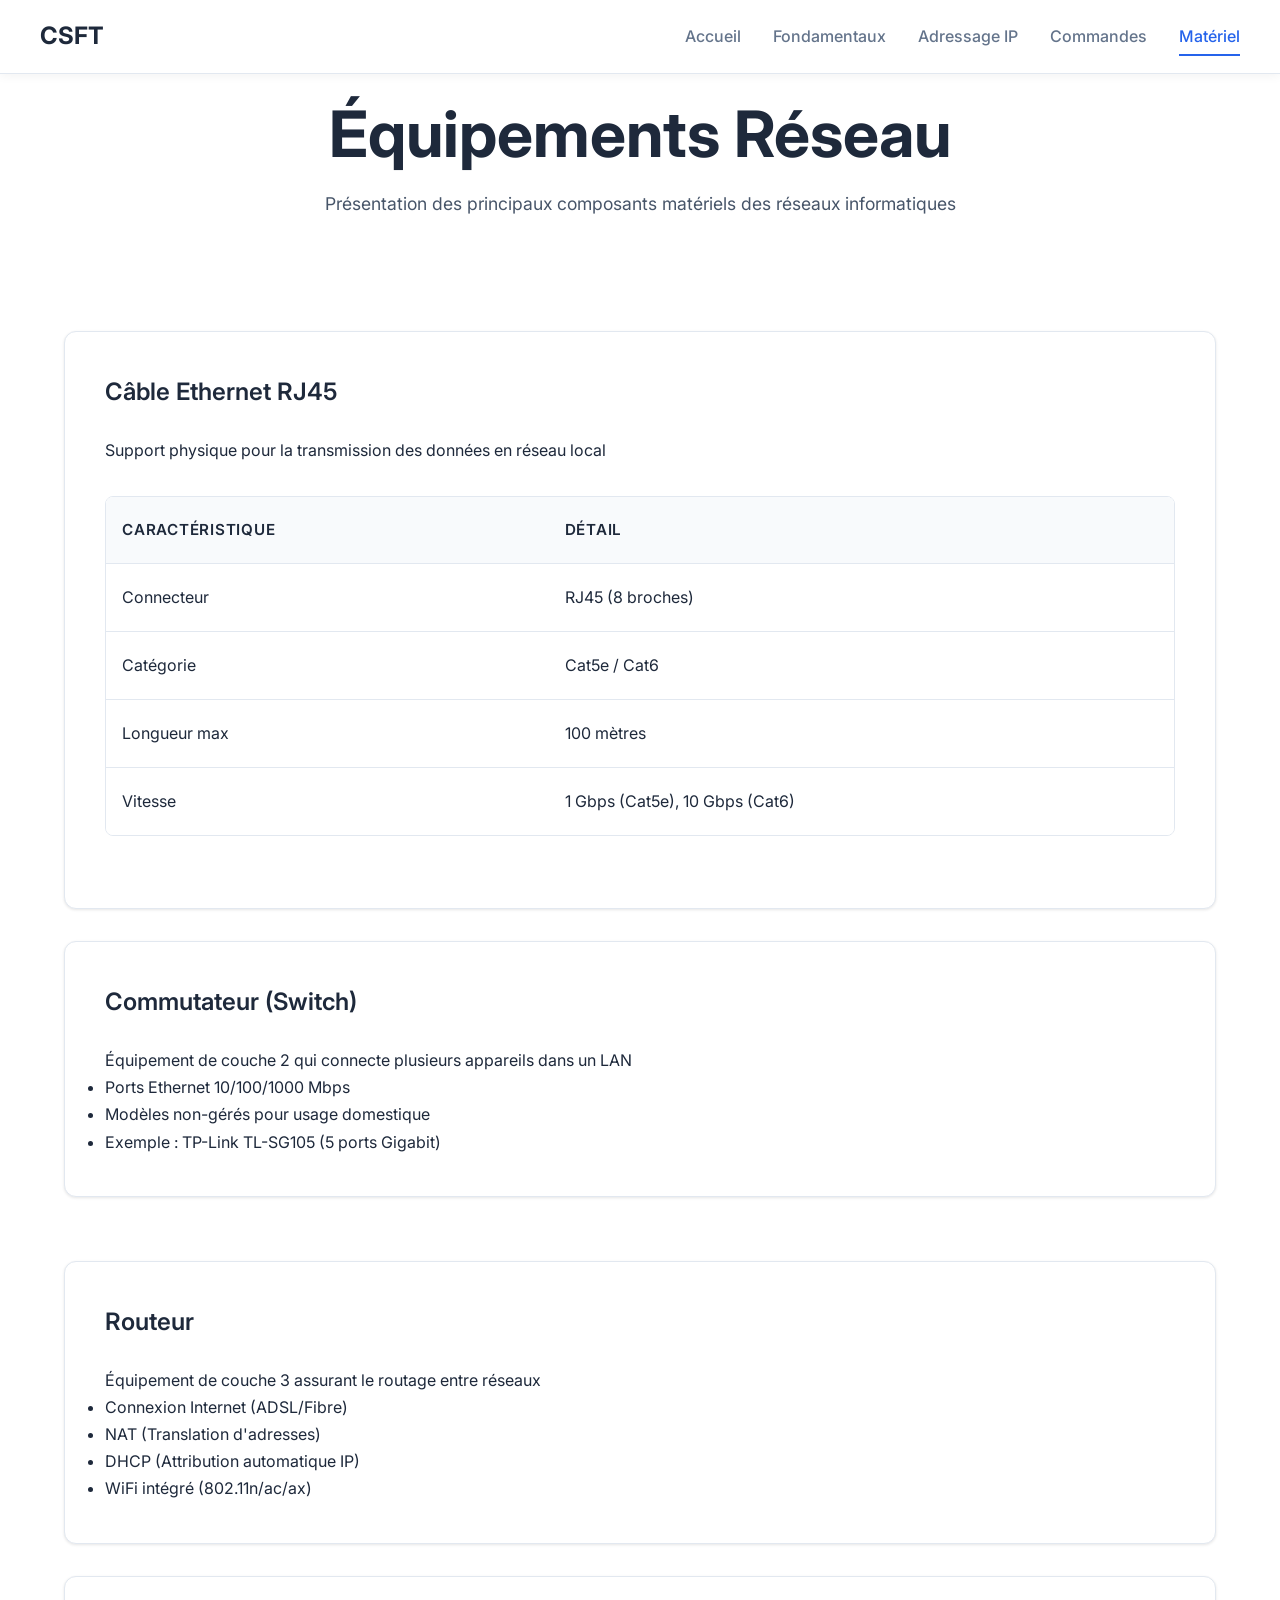
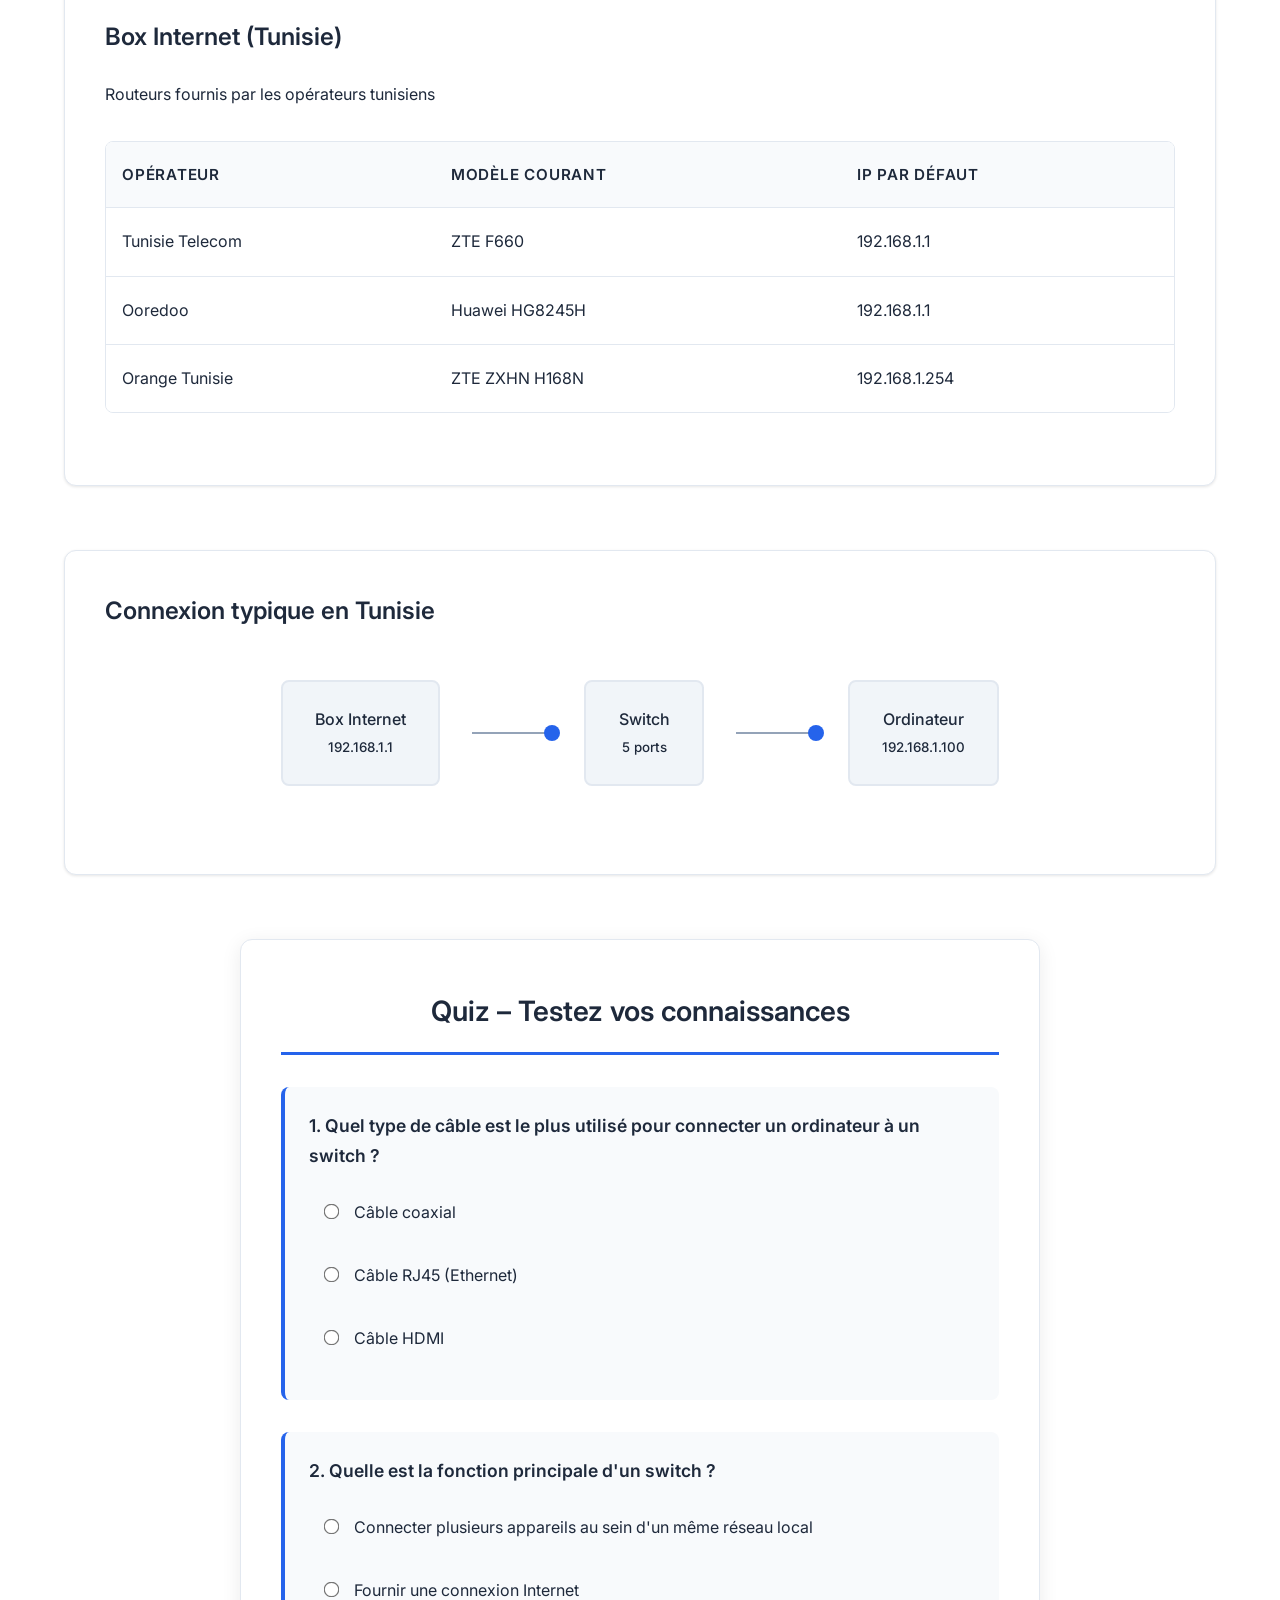
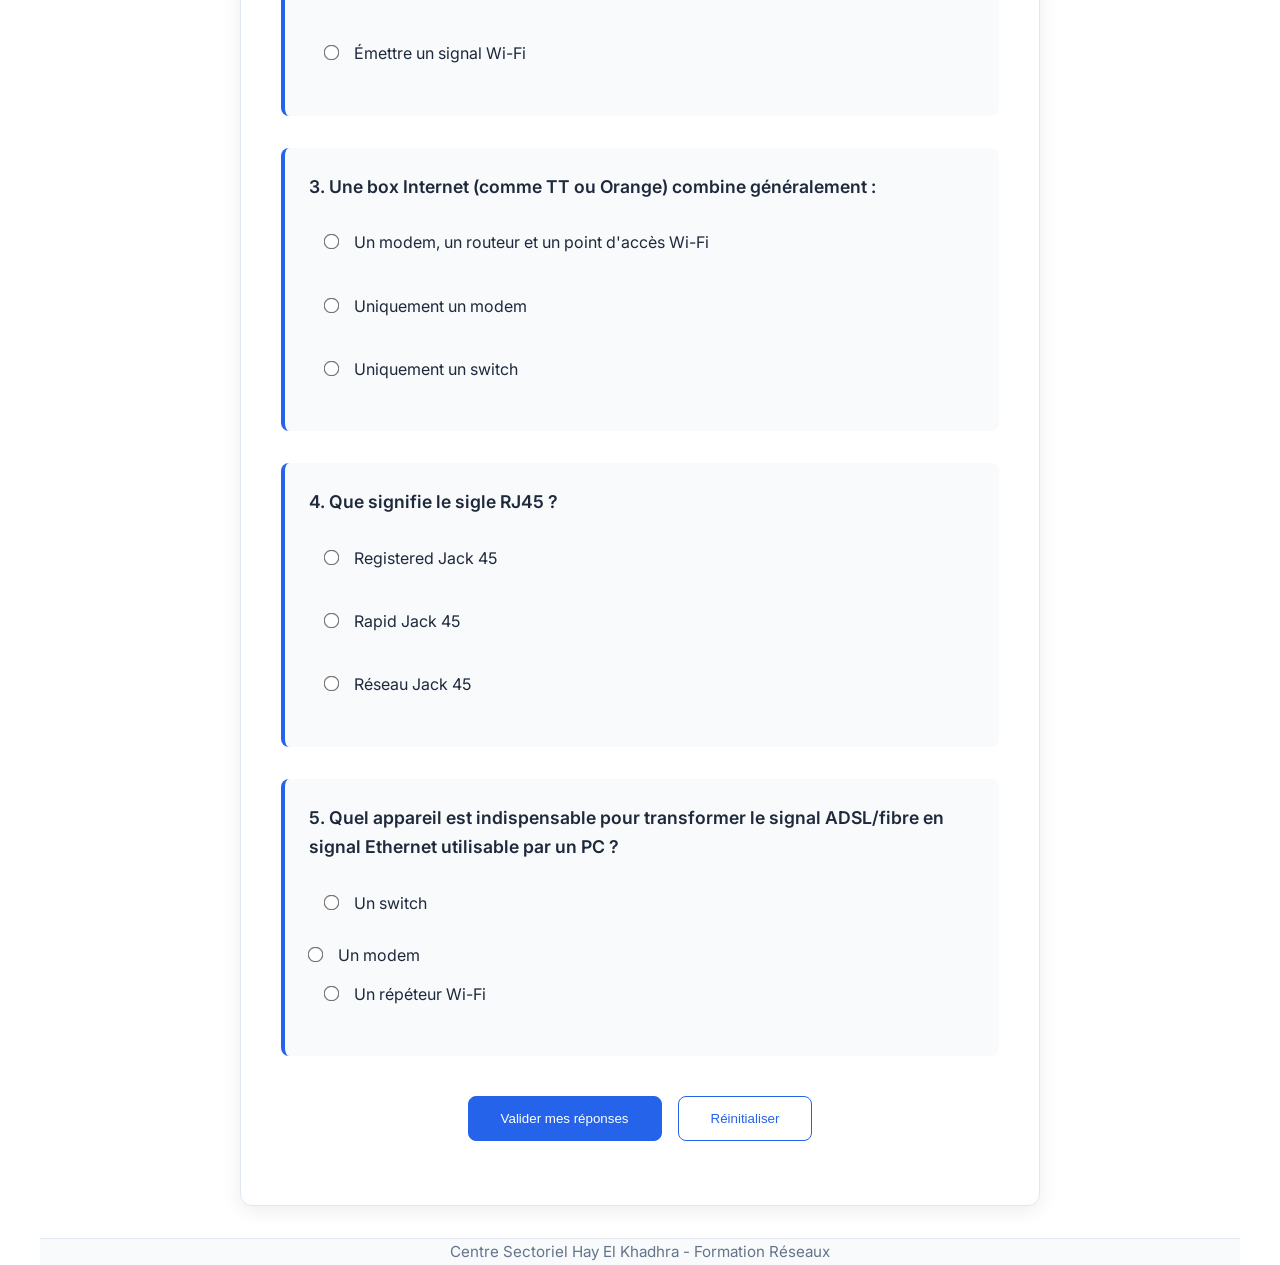
<file: materiel.html>
<!DOCTYPE html>
<html lang="fr">
<head>
    <meta charset="UTF-8">
    <meta name="viewport" content="width=device-width, initial-scale=1.0">
    <title>Matériel Réseau - Centre Hay El Khadhra</title>
    <link rel="stylesheet" href="pro-style.css">
</head>
<body>
    <header>
        <nav class="container nav-container">
            <a href="index.html" class="logo">CSFT</a>
            <ul class="nav-links" id="navLinks">
                <li><a href="index.html">Accueil</a></li>
                <li><a href="fondamentaux.html">Fondamentaux</a></li>
                <li><a href="adressage.html">Adressage IP</a></li>
                <li><a href="commandes.html">Commandes</a></li>
                <li><a href="materiel.html" class="active">Matériel</a></li>
            </ul>
            <div class="hamburger" id="hamburger">
                <span></span>
                <span></span>
                <span></span>
            </div>
        </nav>
    </header>

    <main class="container">
        <section class="hero">
            <h1>Équipements Réseau</h1>
            <p>Présentation des principaux composants matériels des réseaux informatiques</p>
        </section>

        <div class="section-grid">
            <div class="card">
                <h2>Câble Ethernet RJ45</h2>
                <p>Support physique pour la transmission des données en réseau local</p>
                
                <div class="table-container">
                    <table>
                        <thead>
                            <tr>
                                <th>Caractéristique</th>
                                <th>Détail</th>
                            </tr>
                        </thead>
                        <tbody>
                            <tr>
                                <td>Connecteur</td>
                                <td>RJ45 (8 broches)</td>
                            </tr>
                            <tr>
                                <td>Catégorie</td>
                                <td>Cat5e / Cat6</td>
                            </tr>
                            <tr>
                                <td>Longueur max</td>
                                <td>100 mètres</td>
                            </tr>
                            <tr>
                                <td>Vitesse</td>
                                <td>1 Gbps (Cat5e), 10 Gbps (Cat6)</td>
                            </tr>
                        </tbody>
                    </table>
                </div>
            </div>

            <div class="card">
                <h2>Commutateur (Switch)</h2>
                <p>Équipement de couche 2 qui connecte plusieurs appareils dans un LAN</p>
                
                <ul>
                    <li>Ports Ethernet 10/100/1000 Mbps</li>
                    <li>Modèles non-gérés pour usage domestique</li>
                    <li>Exemple : TP-Link TL-SG105 (5 ports Gigabit)</li>
                </ul>
            </div>
        </div>

        <div class="section-grid">
            <div class="card">
                <h2>Routeur</h2>
                <p>Équipement de couche 3 assurant le routage entre réseaux</p>
                
                <ul>
                    <li>Connexion Internet (ADSL/Fibre)</li>
                    <li>NAT (Translation d'adresses)</li>
                    <li>DHCP (Attribution automatique IP)</li>
                    <li>WiFi intégré (802.11n/ac/ax)</li>
                </ul>
            </div>

            <div class="card">
                <h2>Box Internet (Tunisie)</h2>
                <p>Routeurs fournis par les opérateurs tunisiens</p>
                
                <div class="table-container">
                    <table>
                        <thead>
                            <tr>
                                <th>Opérateur</th>
                                <th>Modèle courant</th>
                                <th>IP par défaut</th>
                            </tr>
                        </thead>
                        <tbody>
                            <tr>
                                <td>Tunisie Telecom</td>
                                <td>ZTE F660</td>
                                <td>192.168.1.1</td>
                            </tr>
                            <tr>
                                <td>Ooredoo</td>
                                <td>Huawei HG8245H</td>
                                <td>192.168.1.1</td>
                            </tr>
                            <tr>
                                <td>Orange Tunisie</td>
                                <td>ZTE ZXHN H168N</td>
                                <td>192.168.1.254</td>
                            </tr>
                        </tbody>
                    </table>
                </div>
            </div>
        </div>

        <div class="card">
            <h2>Connexion typique en Tunisie</h2>
            <div class="diagram">
                <div class="device">Box Internet<br><small>192.168.1.1</small></div>
                <div class="connection"></div>
                <div class="device">Switch<br><small>5 ports</small></div>
                <div class="connection"></div>
                <div class="device">Ordinateur<br><small>192.168.1.100</small></div>
            </div>
        </div>

        <div class="quiz-section">
            <h2>Quiz – Testez vos connaissances</h2>
            <form id="quizForm">
                <div class="quiz-question">
                    <p>1. Quel type de câble est le plus utilisé pour connecter un ordinateur à un switch ?</p>
                    <label><input type="radio" name="q1" value="a"> Câble coaxial</label>
                    <label><input type="radio" name="q1" value="b"> Câble RJ45 (Ethernet)</label>
                    <label><input type="radio" name="q1" value="c"> Câble HDMI</label>
                </div>
                <div class="quiz-question">
                    <p>2. Quelle est la fonction principale d'un switch ?</p>
                    <label><input type="radio" name="q2" value="a"> Connecter plusieurs appareils au sein d'un même réseau local</label>
                    <label><input type="radio" name="q2" value="b"> Fournir une connexion Internet</label>
                    <label><input type="radio" name="q2" value="c"> Émettre un signal Wi-Fi</label>
                </div>
                <div class="quiz-question">
                    <p>3. Une box Internet (comme TT ou Orange) combine généralement :</p>
                    <label><input type="radio" name="q3" value="a"> Un modem, un routeur et un point d'accès Wi-Fi</label>
                    <label><input type="radio" name="q3" value="b"> Uniquement un modem</label>
                    <label><input type="radio" name="q3" value="c"> Uniquement un switch</label>
                </div>
                <div class="quiz-question">
                    <p>4. Que signifie le sigle RJ45 ?</p>
                    <label><input type="radio" name="q4" value="a"> Registered Jack 45</label>
                    <label><input type="radio" name="q4" value="b"> Rapid Jack 45</label>
                    <label><input type="radio" name="q4" value="c"> Réseau Jack 45</label>
                </div>
                <div class="quiz-question">
                    <p>5. Quel appareil est indispensable pour transformer le signal ADSL/fibre en signal Ethernet utilisable par un PC ?</p>
                    <label><input type="radio" name="q5" value="a"> Un switch</label>
                    <input type="radio" name="q5" value="b"> Un modem</label>
                    <label><input type="radio" name="q5" value="c"> Un répéteur Wi-Fi</label>
                </div>
            </form>
            <div class="quiz-actions">
                <button type="button" id="submitQuiz" class="btn">Valider mes réponses</button>
                <button type="button" id="resetQuiz" class="btn btn-secondary">Réinitialiser</button>
            </div>
            <div id="quizResult" class="quiz-result" style="display: none;"></div>
        </div>
    </main>

    <footer class="container">
        <p>Centre Sectoriel Hay El Khadhra - Formation Réseaux</p>
    </footer>

    <script>
        const hamburger = document.getElementById('hamburger');
        const navLinks = document.getElementById('navLinks');

        hamburger.addEventListener('click', () => {
            navLinks.classList.toggle('active');
        });

        document.querySelectorAll('.nav-links a').forEach(link => {
            link.addEventListener('click', () => {
                navLinks.classList.remove('active');
                document.querySelector('.nav-links a.active')?.classList.remove('active');
                link.classList.add('active');
            });
        });
    </script>

    <script>
        // Quiz functionality - Matériel
        document.addEventListener('DOMContentLoaded', function() {
            const correctAnswers = ['b', 'a', 'a', 'a', 'b'];
            const submitBtn = document.getElementById('submitQuiz');
            const resetBtn = document.getElementById('resetQuiz');
            const resultDiv = document.getElementById('quizResult');
            const form = document.getElementById('quizForm');

            if (submitBtn) {
                submitBtn.addEventListener('click', function() {
                    let score = 0;
                    const formData = new FormData(form);
                    for (let i = 1; i <= 5; i++) {
                        if (formData.get(`q${i}`) === correctAnswers[i-1]) score++;
                    }
                    const feedback = score === 5 ? 'Parfait ! 🎉' : 
                                   score >= 4 ? 'Excellent ! 👍' : 
                                   score >= 3 ? 'Bien joué ! 👏' : 'Continuez vos révisions 📚';
                    resultDiv.innerHTML = `<h3>Vous avez obtenu ${score}/5</h3><p>${feedback}</p>`;
                    resultDiv.style.display = 'block';
                    resultDiv.scrollIntoView({ behavior: 'smooth' });
                });
            }

            if (resetBtn) {
                resetBtn.addEventListener('click', function() {
                    form.reset();
                    resultDiv.style.display = 'none';
                });
            }
        });
    </script>
</body>
</html>
</file>
<file: pro-style.css>
/* pro-style.css - Design professionnel minimaliste */
@import url('https://fonts.googleapis.com/css2?family=Inter:wght@300;400;500;600;700&display=swap');

* {
  margin: 0;
  padding: 0;
  box-sizing: border-box;
}

body {
  font-family: 'Inter', -apple-system, BlinkMacSystemFont, 'Segoe UI', Roboto, sans-serif;
  background-color: #ffffff;
  color: #1e293b;
  line-height: 1.7;
  overflow-x: hidden;
}

.container {
  max-width: 1200px;
  margin: 0 auto;
  padding: 0 1.5rem;
}

/* Header */
header {
  background: #ffffff;
  border-bottom: 1px solid #e2e8f0;
  position: fixed;
  top: 0;
  width: 100%;
  z-index: 1000;
  box-shadow: 0 2px 10px rgba(0,0,0,0.05);
}

.nav-container {
  display: flex;
  justify-content: space-between;
  align-items: center;
  padding: 1rem 0;
}

.logo {
  font-size: 1.5rem;
  font-weight: 700;
  color: #1e293b;
  text-decoration: none;
}

.nav-links {
  display: flex;
  list-style: none;
  gap: 2rem;
}

.nav-links a {
  color: #64748b;
  text-decoration: none;
  font-weight: 500;
  padding: 0.5rem 0;
  transition: color 0.2s ease;
  border-bottom: 2px solid transparent;
}

.nav-links a:hover,
.nav-links a.active {
  color: #2563eb;
  border-bottom-color: #2563eb;
}

.hamburger {
  display: none;
  flex-direction: column;
  gap: 4px;
  cursor: pointer;
}

.hamburger span {
  width: 24px;
  height: 2px;
  background: #1e293b;
  transition: 0.3s;
}

/* Main Content */
main {
  margin-top: 80px;
  min-height: calc(100vh - 160px);
}

/* Hero */
.hero {
  text-align: center;
  padding: 6rem 0 4rem;
}

.hero h1 {
  font-size: clamp(2.5rem, 5vw, 4rem);
  font-weight: 700;
  color: #1e293b;
  margin-bottom: 1rem;
  line-height: 1.2;
}

.hero-subtitle {
  font-size: 1.25rem;
  color: #64748b;
  font-weight: 400;
  max-width: 600px;
  margin: 0 auto 2rem;
}

.hero p {
  color: #475569;
  max-width: 700px;
  margin: 0 auto 3rem;
  font-size: 1.1rem;
}

/* Cards */
.section-grid {
  display: grid;
  gap: 2rem;
  margin-bottom: 4rem;
}

.card {
  background: #ffffff;
  border: 1px solid #e2e8f0;
  border-radius: 12px;
  padding: 2.5rem;
  transition: all 0.3s ease;
  box-shadow: 0 1px 3px rgba(0,0,0,0.1);
}

.card:hover {
  border-color: #2563eb;
  box-shadow: 0 10px 25px rgba(37,99,235,0.15);
  transform: translateY(-2px);
}

.card h2 {
  font-size: 1.5rem;
  font-weight: 600;
  color: #1e293b;
  margin-bottom: 1.5rem;
  display: flex;
  align-items: center;
  gap: 0.75rem;
}

.card h3 {
  font-size: 1.25rem;
  font-weight: 600;
  color: #1e293b;
  margin: 2rem 0 1rem;
}

.definition-card {
  display: grid;
  grid-template-columns: 1fr 1fr;
  gap: 2rem;
  margin: 2rem 0;
}

@media (max-width: 768px) {
  .definition-card {
    grid-template-columns: 1fr;
  }
}

/* Tables */
.table-container {
  overflow-x: auto;
  margin: 2rem 0;
  border-radius: 8px;
  border: 1px solid #e2e8f0;
}

table {
  width: 100%;
  border-collapse: collapse;
  background: #ffffff;
}

th {
  background: #f8fafc;
  color: #1e293b;
  padding: 1.25rem 1rem;
  text-align: left;
  font-weight: 600;
  font-size: 0.95rem;
  text-transform: uppercase;
  letter-spacing: 0.05em;
}

td {
  padding: 1.25rem 1rem;
  border-top: 1px solid #e2e8f0;
}

tr:hover {
  background: #f8fafc;
}

/* Code blocks */
.code-block {
  background: #1e1e1e;
  border-radius: 8px;
  padding: 1.5rem;
  margin: 2rem 0;
  overflow-x: auto;
  font-family: 'SF Mono', 'Monaco', 'Inconsolata', monospace;
  font-size: 0.95rem;
  line-height: 1.6;
  color: #e2e8f0;
}

.code-block .prompt {
  color: #00ff88;
  font-weight: 500;
}

/* Diagram */
.diagram {
  display: flex;
  align-items: center;
  justify-content: center;
  gap: 2rem;
  margin: 3rem 0;
  flex-wrap: wrap;
}

.device {
  background: #f1f5f9;
  border: 2px solid #e2e8f0;
  border-radius: 8px;
  padding: 1.5rem 2rem;
  text-align: center;
  min-width: 120px;
  font-weight: 500;
}

.connection {
  width: 80px;
  height: 2px;
  background: #94a3b8;
  position: relative;
}

.connection::before {
  content: '';
  position: absolute;
  right: -8px;
  top: 50%;
  transform: translateY(-50%);
  width: 16px;
  height: 16px;
  background: #2563eb;
  border-radius: 50%;
}

/* Button */
.btn {
  display: inline-block;
  background: #2563eb;
  color: white;
  padding: 0.875rem 2rem;
  border-radius: 8px;
  text-decoration: none;
  font-weight: 500;
  transition: all 0.2s ease;
  border: 1px solid #2563eb;
}

.btn:hover {
  background: #1d4ed8;
  border-color: #1d4ed8;
  transform: translateY(-1px);
  box-shadow: 0 5px 15px rgba(37,99,235,0.3);
}

/* Footer */
footer {
  background: #f8fafc;
  border-top: 1px solid #e2e8f0;
  text-align: center;
  padding: 2rem 0;
  color: #64748b;
  font-size: 0.95rem;
}

/* Mobile */
@media (max-width: 768px) {
  .nav-links {
    position: fixed;
    top: 70px;
    left: -100%;
    width: 100%;
    height: calc(100vh - 70px);
    background: #ffffff;
    flex-direction: column;
    padding: 2rem;
    transition: left 0.3s ease;
    box-shadow: 0 10px 30px rgba(0,0,0,0.1);
  }

  .nav-links.active {
    left: 0;
  }

  .hamburger {
    display: flex;
  }

  .hero {
    padding: 4rem 0 3rem;
  }

  main {
    margin-top: 100px;
  }
}

/* Quiz Styles */
.quiz-section {
  background: #ffffff;
  border: 1px solid #e2e8f0;
  border-radius: 12px;
  padding: 3rem 2.5rem;
  margin: 4rem auto 2rem;
  max-width: 800px;
  box-shadow: 0 4px 20px rgba(0,0,0,0.08);
}

.quiz-section h2 {
  font-size: 1.75rem;
  font-weight: 600;
  color: #1e293b;
  margin-bottom: 2rem;
  text-align: center;
  border-bottom: 3px solid #2563eb;
  padding-bottom: 1rem;
}

.quiz-question {
  margin-bottom: 2rem;
  padding: 1.5rem;
  background: #f8fafc;
  border-radius: 8px;
  border-left: 4px solid #2563eb;
}

.quiz-question p {
  font-weight: 600;
  font-size: 1.1rem;
  margin-bottom: 1rem;
  color: #1e293b;
}

.quiz-question label {
  display: block;
  margin-bottom: 0.75rem;
  padding: 0.75rem 1rem;
  cursor: pointer;
  border-radius: 6px;
  transition: all 0.2s ease;
  font-size: 1rem;
}

.quiz-question label:hover {
  background: #e2e8f0;
}

.quiz-question input[type="radio"] {
  margin-right: 0.75rem;
  transform: scale(1.2);
  accent-color: #2563eb;
}

.quiz-actions {
  display: flex;
  gap: 1rem;
  justify-content: center;
  margin: 2.5rem 0 1rem;
  flex-wrap: wrap;
}

.btn-secondary {
  background: transparent;
  color: #2563eb;
  border: 1px solid #2563eb;
}

.btn-secondary:hover {
  background: #2563eb;
  color: white;
}

.quiz-result {
  text-align: center;
  padding: 2rem;
  background: linear-gradient(135deg, #10b981, #059669);
  color: white;
  border-radius: 12px;
  margin-top: 2rem;
  animation: slideIn 0.5s ease-out;
}

@keyframes slideIn {
  from { opacity: 0; transform: translateY(20px); }
  to { opacity: 1; transform: translateY(0); }
}

.quiz-result h3 {
  font-size: 2rem;
  font-weight: 700;
  margin-bottom: 0.5rem;
}

.quiz-result p {
  font-size: 1.2rem;
  opacity: 0.95;
}

/* Responsive quiz */
@media (max-width: 768px) {
  .quiz-section {
    margin: 2rem -1rem;
    padding: 2rem 1.5rem;
    border-radius: 0;
    border-left: none;
    border-right: none;
  }
  
  .quiz-actions {
    flex-direction: column;
    align-items: center;
  }
  
  .btn {
    width: 100%;
    max-width: 250px;
  }
}

/* Responsive grid */
@media (max-width: 1024px) {
  .section-grid {
    grid-template-columns: 1fr;
  }
}
</file>
